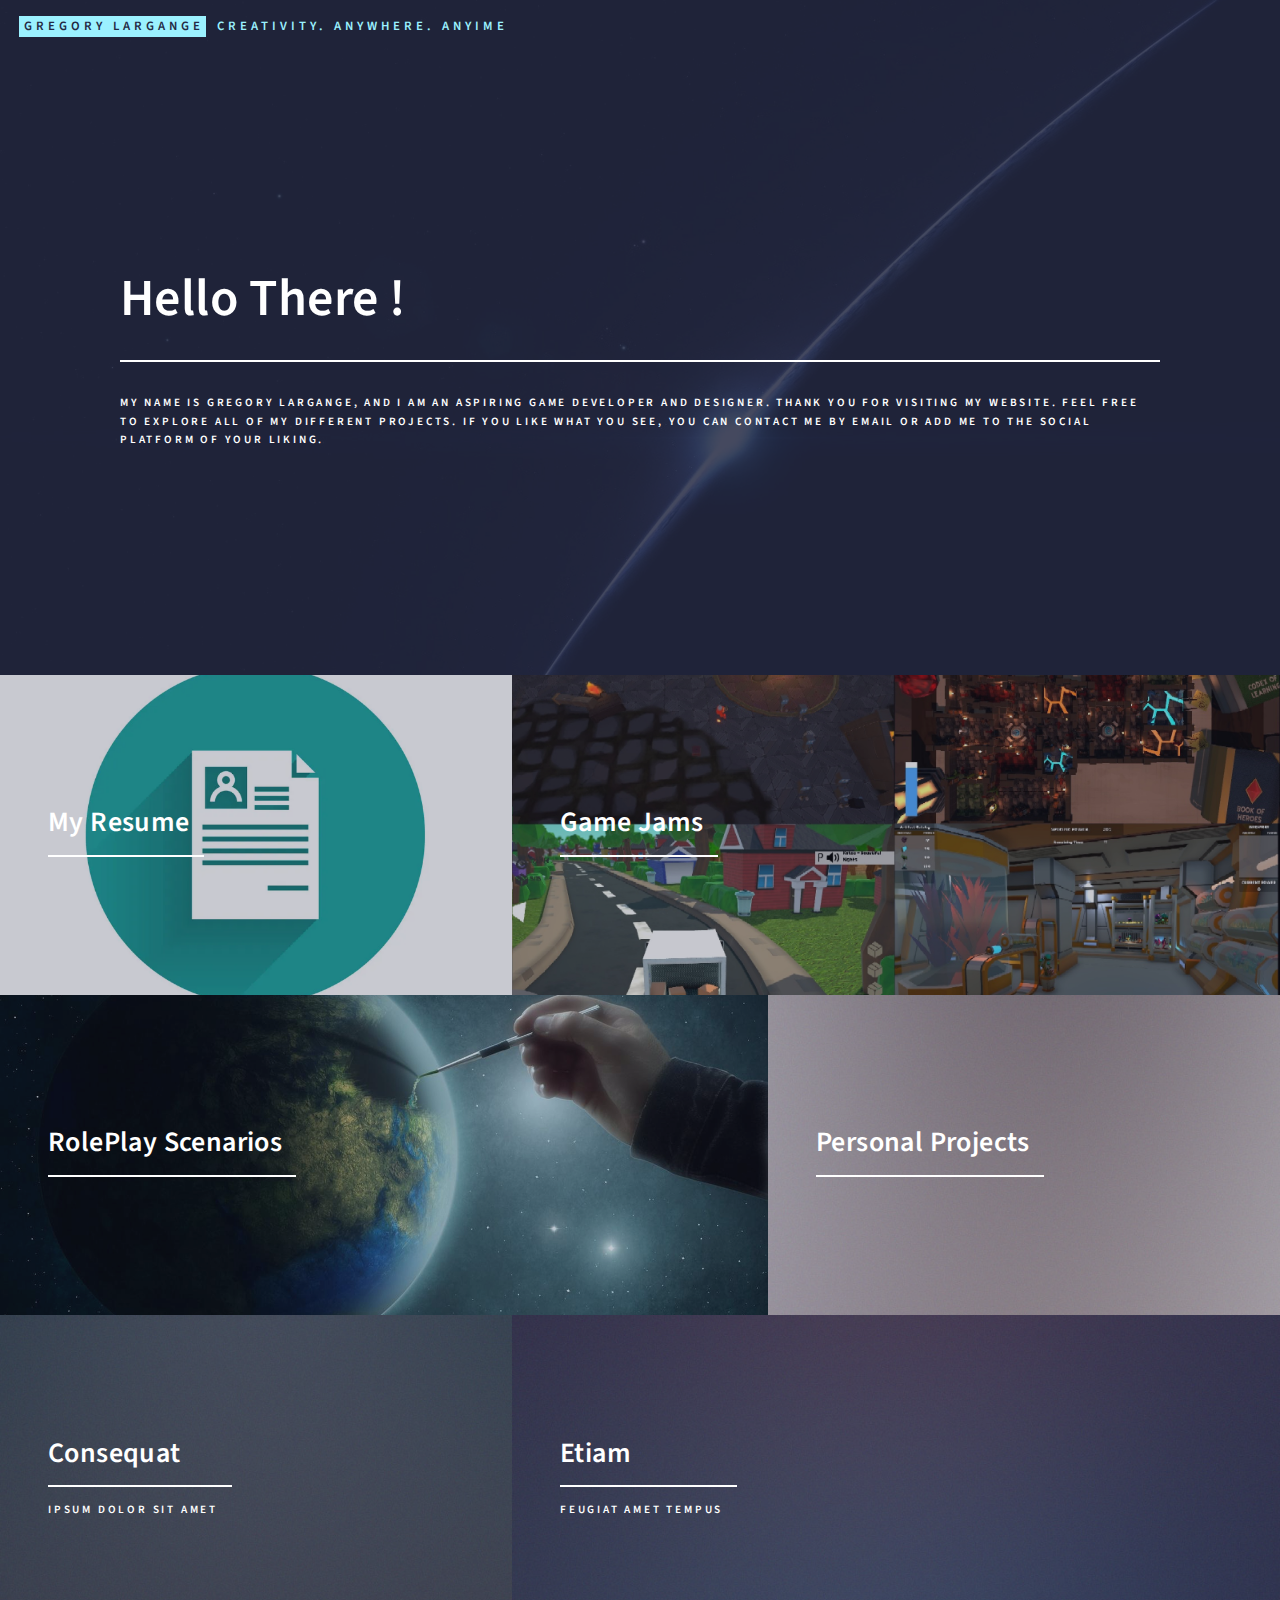
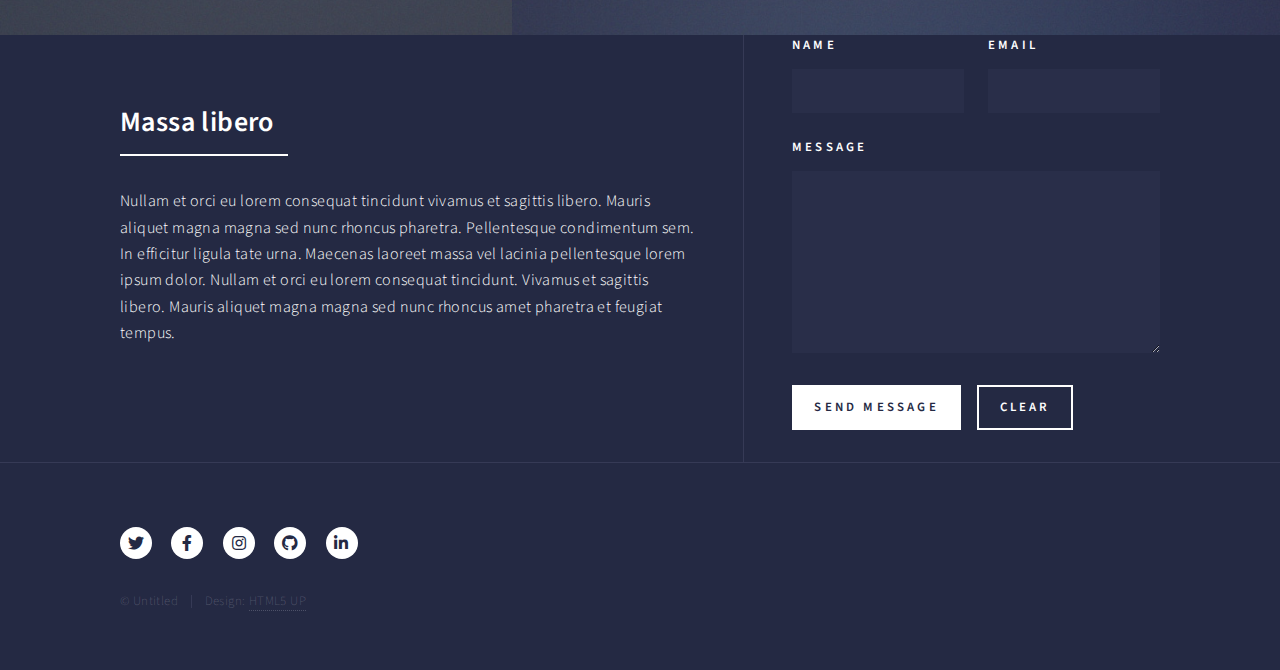
<file: index.html>
<!DOCTYPE HTML>
<!--
	Forty by HTML5 UP
	html5up.net | @ajlkn
	Free for personal and commercial use under the CCA 3.0 license (html5up.net/license)
-->
<html>
	<head>
		<title>GREGORY LARGANGE</title>
		<meta charset="utf-8" />
		<meta name="viewport" content="width=device-width, initial-scale=1, user-scalable=no" />
		<link rel="stylesheet" href="assets/css/main.css" />
		<noscript><link rel="stylesheet" href="assets/css/noscript.css" /></noscript>
	</head>
	<body class="is-preload">

		<!-- Wrapper -->
			<div id="wrapper">

				<!-- Header -->
					<header id="header" class="alt">
						<a href="index.html" class="logo"><strong>GREGORY LARGANGE</strong> <span>CREATIVITY. ANYWHERE. ANYIME</span></a>
					</header>

				<!-- Banner -->
					<section id="banner" class="major">
						<div class="inner">
							<span class="image">
								<img src="images/Eclipse.jpg" alt="" />
							</span>
							<header class="major">
								<h1>Hello There !</h1>
							</header>
							<div class="content">
								<p>My name is Gregory Largange, and I am an aspiring Game Developer and Designer. Thank you for visiting my website. Feel free to explore all of my different projects. If you like what you see, you can contact me by email or add me to the social platform of your liking.</p>
							</div>
						</div>
					</section>

				<!-- Main -->
					<div id="main">

						<!-- One -->
							<section id="one" class="tiles">
								<article>
									<span class="image">
										<img src="images/resume_icon.png" alt="" />
									</span>
									<header class="major">
										<h3><a href="landing.html" class="link">My Resume</a></h3>
									</header>
								</article>
								<article>
									<span class="image">
										<img src="images/Splash_jams.jpg" alt="" />
									</span>
									<header class="major">
										<h3><a href="landing.html" class="link">Game Jams</a></h3>
									</header>
								</article>
								<article>
									<span class="image">
										<img src="images/World_Builder_Art.png" alt="" />
									</span>
									<header class="major">
										<h3><a href="landing.html" class="link">RolePlay Scenarios</a></h3>
									</header>
								</article>
								<article>
									<span class="image">
										<img src="images/pic04.jpg" alt="" />
									</span>
									<header class="major">
										<h3><a href="landing.html" class="link">Personal Projects</a></h3>
									</header>
								</article>
								<article>
									<span class="image">
										<img src="images/pic05.jpg" alt="" />
									</span>
									<header class="major">
										<h3><a href="landing.html" class="link">Consequat</a></h3>
										<p>Ipsum dolor sit amet</p>
									</header>
								</article>
								<article>
									<span class="image">
										<img src="images/pic06.jpg" alt="" />
									</span>
									<header class="major">
										<h3><a href="landing.html" class="link">Etiam</a></h3>
										<p>Feugiat amet tempus</p>
									</header>
								</article>
							</section>

						
						<!-- Two -->
						<!--
							<section id="two">
								<div class="inner">
									<header class="major">
										<h2>Massa libero</h2>
									</header>
									<p>Nullam et orci eu lorem consequat tincidunt vivamus et sagittis libero. Mauris aliquet magna magna sed nunc rhoncus pharetra. Pellentesque condimentum sem. In efficitur ligula tate urna. Maecenas laoreet massa vel lacinia pellentesque lorem ipsum dolor. Nullam et orci eu lorem consequat tincidunt. Vivamus et sagittis libero. Mauris aliquet magna magna sed nunc rhoncus amet pharetra et feugiat tempus.</p>
									<ul class="actions">
										<li><a href="landing.html" class="button next">Get Started</a></li>
									</ul>
								</div>
							</section>
						-->

					</div>

				<!-- Contact -->
					<section id="contact">
						<div class="inner">
							<section>
								<header class="major">
									<h2>Massa libero</h2>
								</header>
								<p>Nullam et orci eu lorem consequat tincidunt vivamus et sagittis libero. Mauris aliquet magna magna sed nunc rhoncus pharetra. Pellentesque condimentum sem. In efficitur ligula tate urna. Maecenas laoreet massa vel lacinia pellentesque lorem ipsum dolor. Nullam et orci eu lorem consequat tincidunt. Vivamus et sagittis libero. Mauris aliquet magna magna sed nunc rhoncus amet pharetra et feugiat tempus.</p>
							</section>
							<section>
								<form method="post" action="#">
									<div class="fields">
										<div class="field half">
											<label for="name">Name</label>
											<input type="text" name="name" id="name" />
										</div>
										<div class="field half">
											<label for="email">Email</label>
											<input type="text" name="email" id="email" />
										</div>
										<div class="field">
											<label for="message">Message</label>
											<textarea name="message" id="message" rows="6"></textarea>
										</div>
									</div>
									<ul class="actions">
										<li><input type="submit" value="Send Message" class="primary" /></li>
										<li><input type="reset" value="Clear" /></li>
									</ul>
								</form>
							</section>
						</div>
					</section>

				<!-- Footer -->
					<footer id="footer">
						<div class="inner">
							<ul class="icons">
								<li><a href="#" class="icon brands alt fa-twitter"><span class="label">Twitter</span></a></li>
								<li><a href="#" class="icon brands alt fa-facebook-f"><span class="label">Facebook</span></a></li>
								<li><a href="#" class="icon brands alt fa-instagram"><span class="label">Instagram</span></a></li>
								<li><a href="#" class="icon brands alt fa-github"><span class="label">GitHub</span></a></li>
								<li><a href="#" class="icon brands alt fa-linkedin-in"><span class="label">LinkedIn</span></a></li>
							</ul>
							<ul class="copyright">
								<li>&copy; Untitled</li><li>Design: <a href="https://html5up.net">HTML5 UP</a></li>
							</ul>
						</div>
					</footer>

			</div>

		<!-- Scripts -->
			<script src="assets/js/jquery.min.js"></script>
			<script src="assets/js/jquery.scrolly.min.js"></script>
			<script src="assets/js/jquery.scrollex.min.js"></script>
			<script src="assets/js/browser.min.js"></script>
			<script src="assets/js/breakpoints.min.js"></script>
			<script src="assets/js/util.js"></script>
			<script src="assets/js/main.js"></script>

	</body>
</html>
</file>
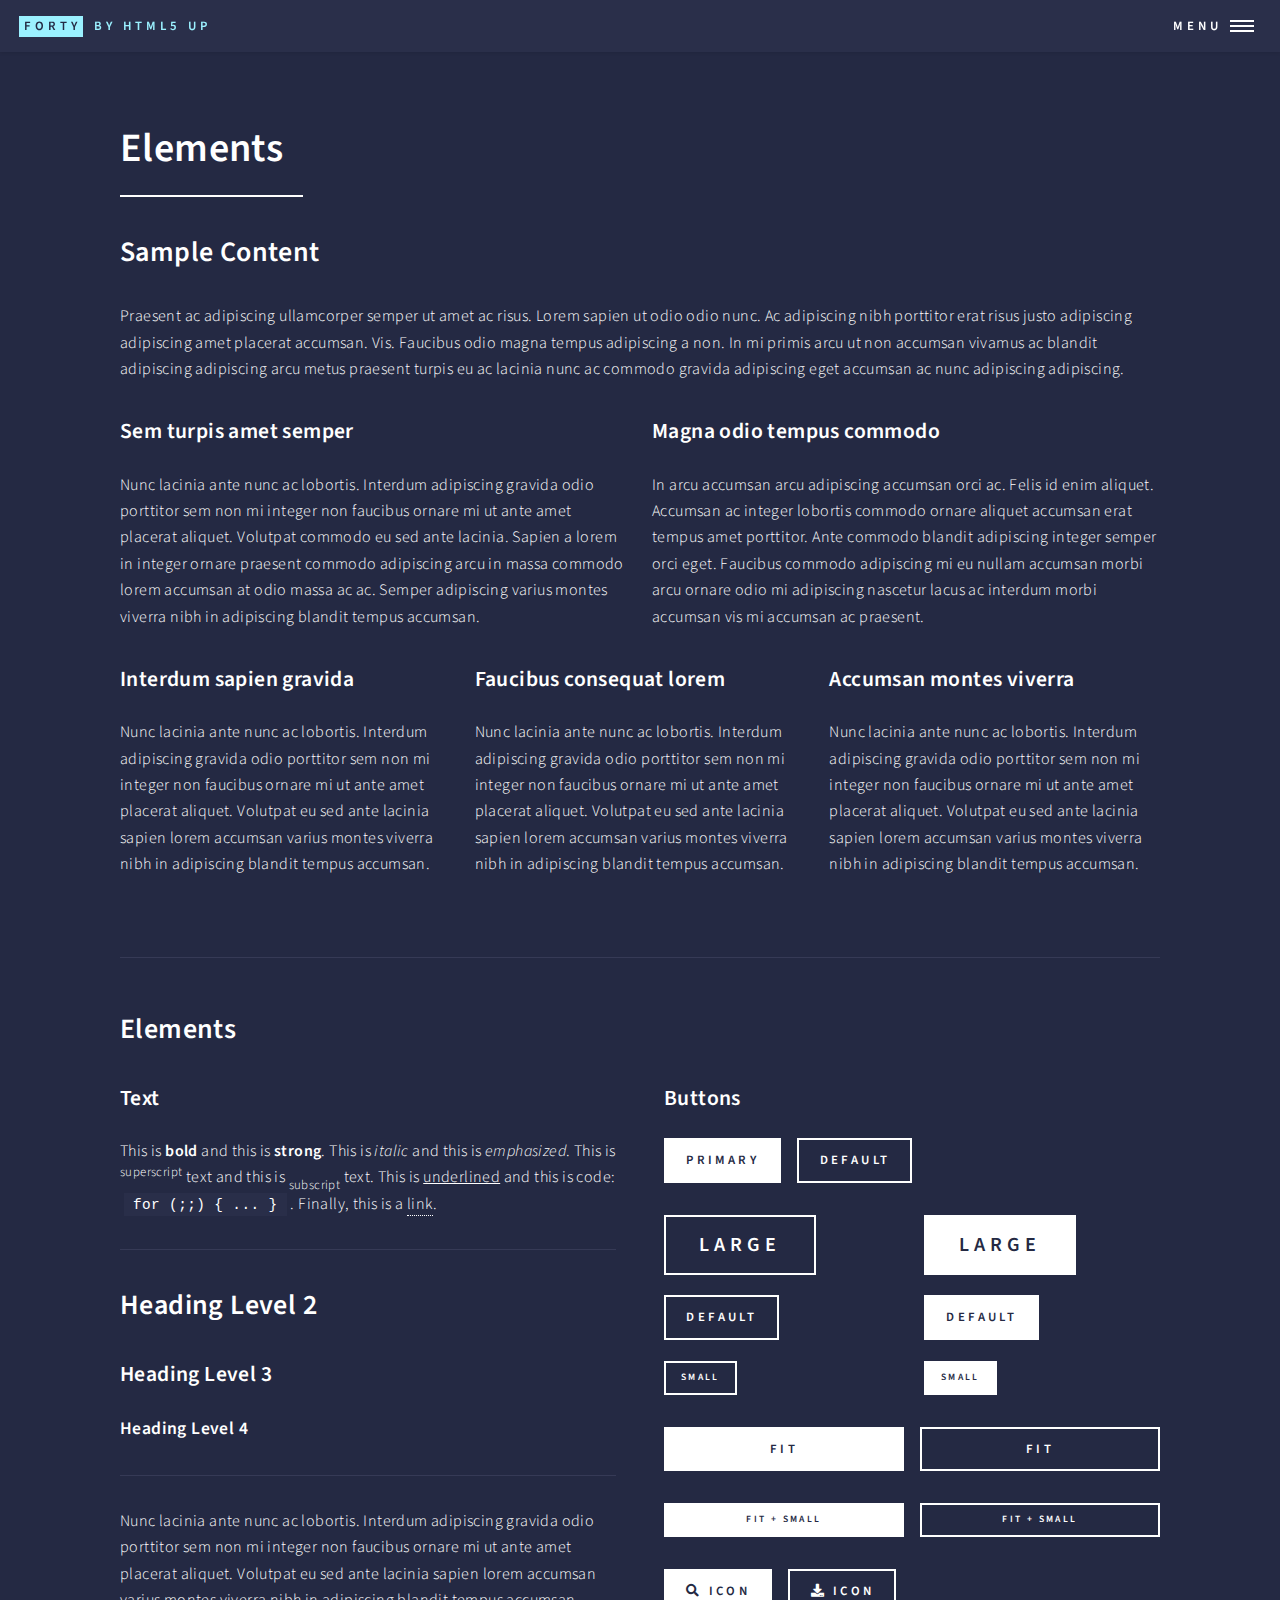
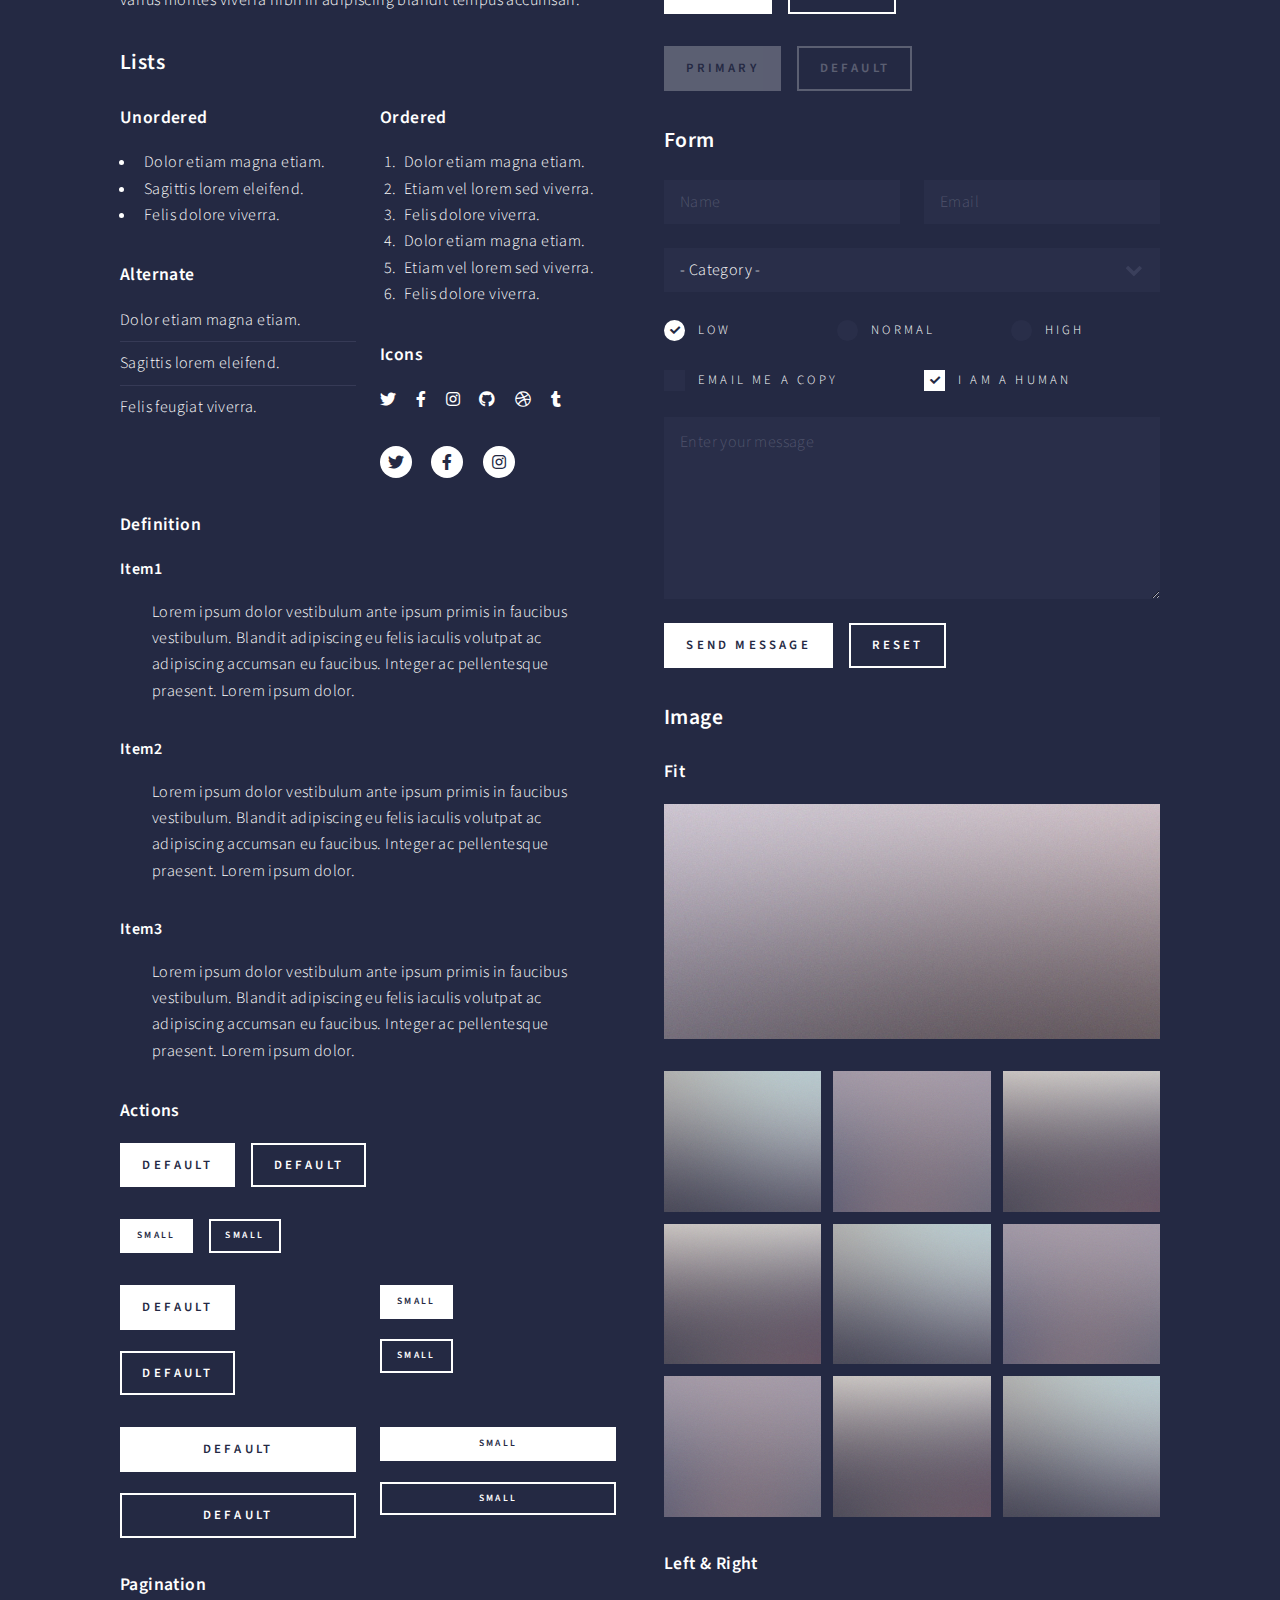
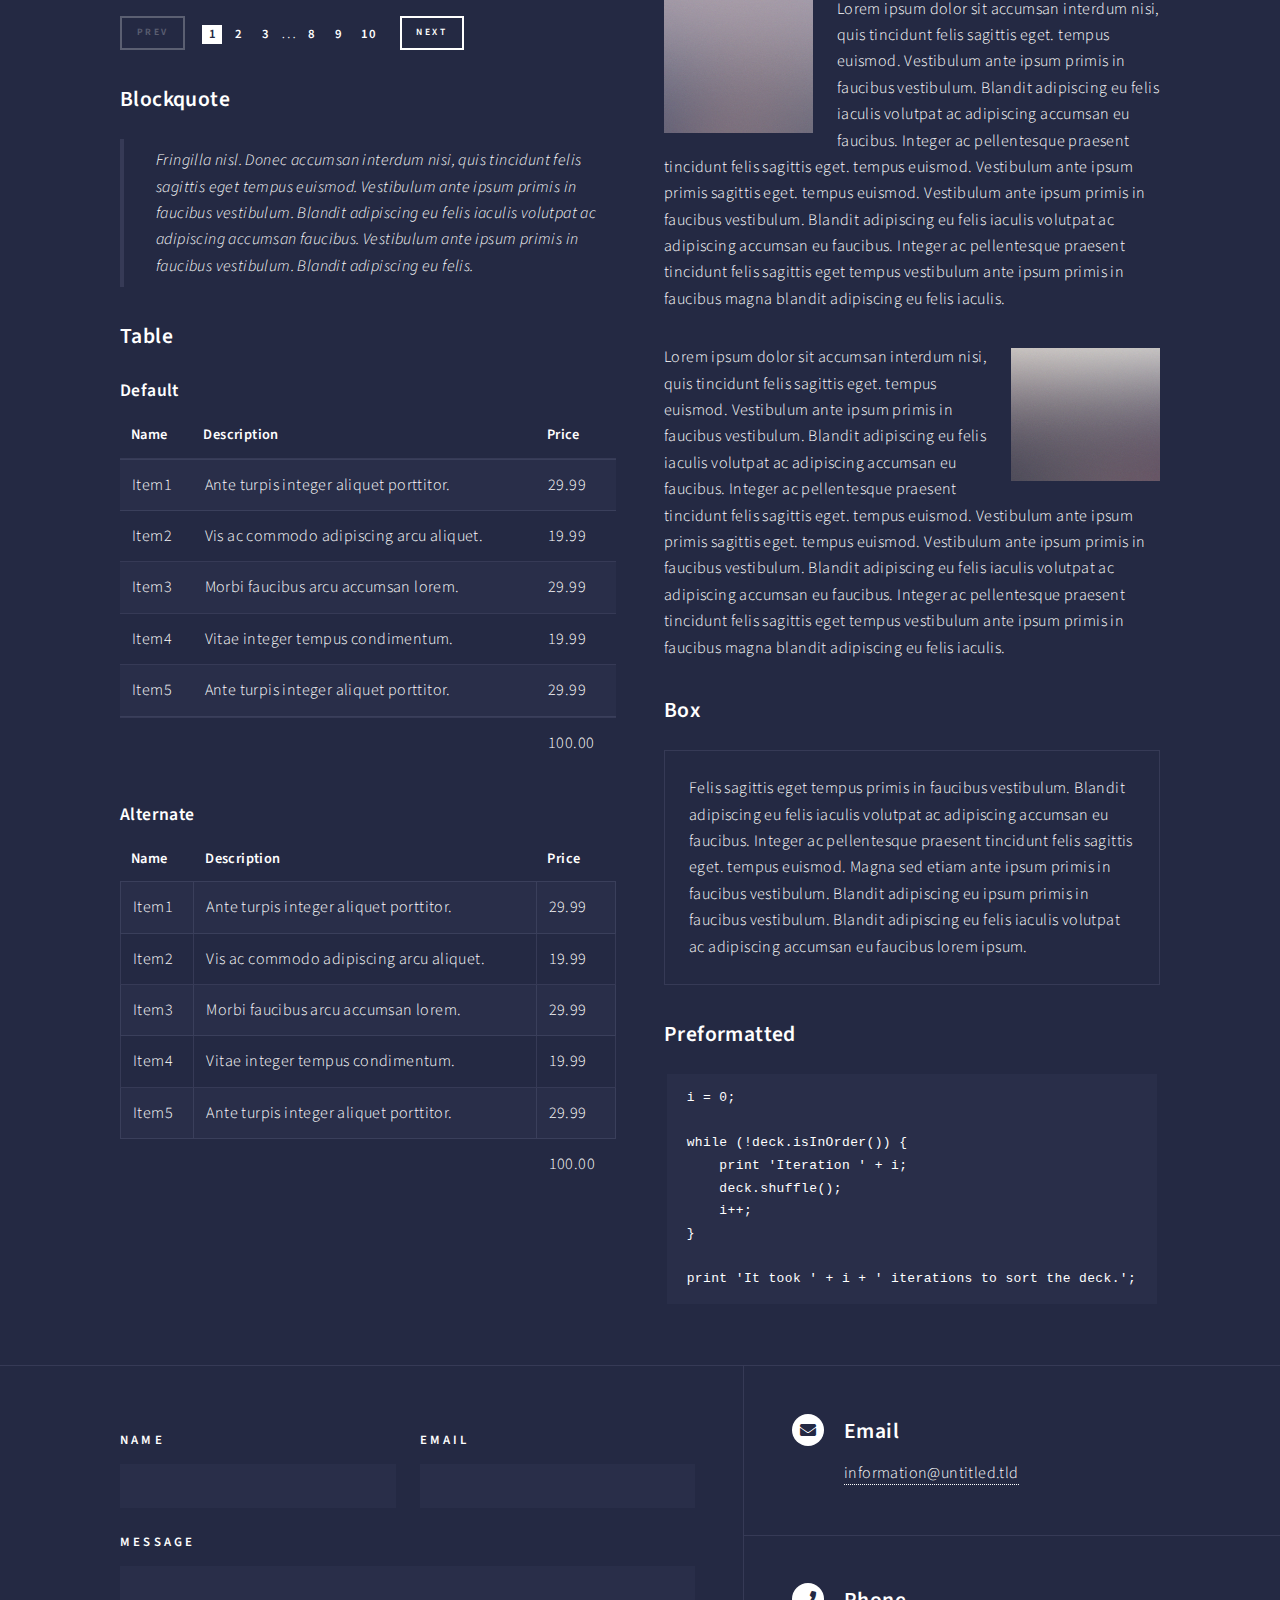
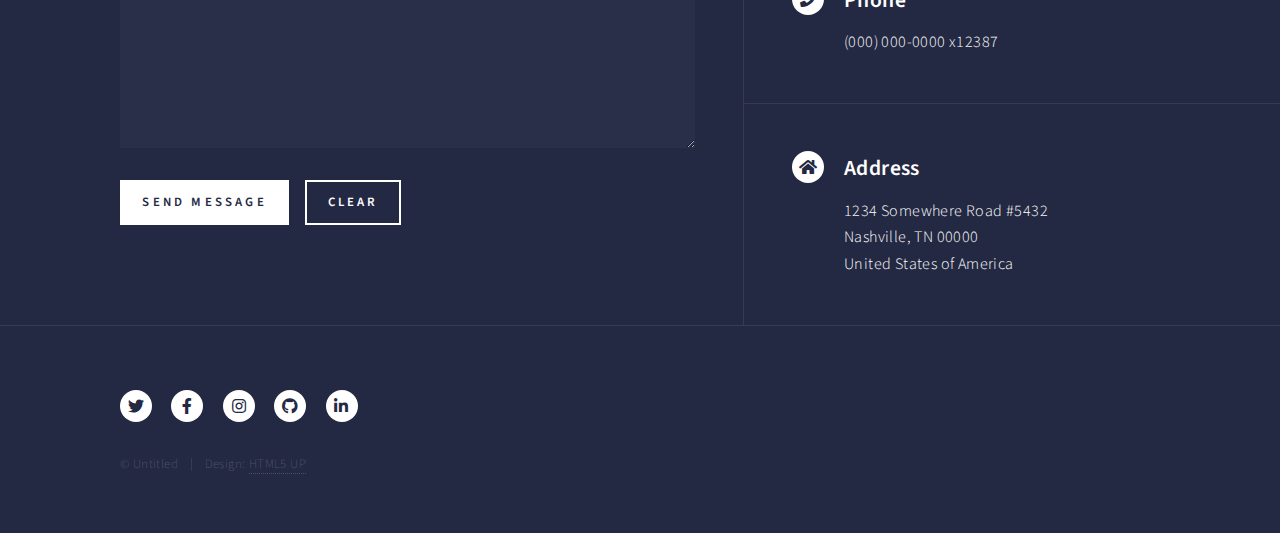
<file: elements.html>
<!DOCTYPE HTML>
<!--
	Forty by HTML5 UP
	html5up.net | @ajlkn
	Free for personal and commercial use under the CCA 3.0 license (html5up.net/license)
-->
<html>
	<head>
		<title>Elements - Forty by HTML5 UP</title>
		<meta charset="utf-8" />
		<meta name="viewport" content="width=device-width, initial-scale=1, user-scalable=no" />
		<link rel="stylesheet" href="assets/css/main.css" />
		<noscript><link rel="stylesheet" href="assets/css/noscript.css" /></noscript>
	</head>
	<body class="is-preload">

		<!-- Wrapper -->
			<div id="wrapper">

				<!-- Header -->
					<header id="header">
						<a href="index.html" class="logo"><strong>Forty</strong> <span>by HTML5 UP</span></a>
						<nav>
							<a href="#menu">Menu</a>
						</nav>
					</header>

				<!-- Menu -->
					<nav id="menu">
						<ul class="links">
							<li><a href="index.html">Home</a></li>
							<li><a href="landing.html">Landing</a></li>
							<li><a href="generic.html">Generic</a></li>
							<li><a href="elements.html">Elements</a></li>
						</ul>
						<ul class="actions stacked">
							<li><a href="#" class="button primary fit">Get Started</a></li>
							<li><a href="#" class="button fit">Log In</a></li>
						</ul>
					</nav>

				<!-- Main -->
					<div id="main" class="alt">

						<!-- One -->
							<section id="one">
								<div class="inner">
									<header class="major">
										<h1>Elements</h1>
									</header>

									<!-- Content -->
										<h2 id="content">Sample Content</h2>
										<p>Praesent ac adipiscing ullamcorper semper ut amet ac risus. Lorem sapien ut odio odio nunc. Ac adipiscing nibh porttitor erat risus justo adipiscing adipiscing amet placerat accumsan. Vis. Faucibus odio magna tempus adipiscing a non. In mi primis arcu ut non accumsan vivamus ac blandit adipiscing adipiscing arcu metus praesent turpis eu ac lacinia nunc ac commodo gravida adipiscing eget accumsan ac nunc adipiscing adipiscing.</p>
										<div class="row">
											<div class="col-6 col-12-small">
												<h3>Sem turpis amet semper</h3>
												<p>Nunc lacinia ante nunc ac lobortis. Interdum adipiscing gravida odio porttitor sem non mi integer non faucibus ornare mi ut ante amet placerat aliquet. Volutpat commodo eu sed ante lacinia. Sapien a lorem in integer ornare praesent commodo adipiscing arcu in massa commodo lorem accumsan at odio massa ac ac. Semper adipiscing varius montes viverra nibh in adipiscing blandit tempus accumsan.</p>
											</div>
											<div class="col-6 col-12-small">
												<h3>Magna odio tempus commodo</h3>
												<p>In arcu accumsan arcu adipiscing accumsan orci ac. Felis id enim aliquet. Accumsan ac integer lobortis commodo ornare aliquet accumsan erat tempus amet porttitor. Ante commodo blandit adipiscing integer semper orci eget. Faucibus commodo adipiscing mi eu nullam accumsan morbi arcu ornare odio mi adipiscing nascetur lacus ac interdum morbi accumsan vis mi accumsan ac praesent.</p>
											</div>
											<!-- Break -->
											<div class="col-4 col-12-medium">
												<h3>Interdum sapien gravida</h3>
												<p>Nunc lacinia ante nunc ac lobortis. Interdum adipiscing gravida odio porttitor sem non mi integer non faucibus ornare mi ut ante amet placerat aliquet. Volutpat eu sed ante lacinia sapien lorem accumsan varius montes viverra nibh in adipiscing blandit tempus accumsan.</p>
											</div>
											<div class="col-4 col-12-medium">
												<h3>Faucibus consequat lorem</h3>
												<p>Nunc lacinia ante nunc ac lobortis. Interdum adipiscing gravida odio porttitor sem non mi integer non faucibus ornare mi ut ante amet placerat aliquet. Volutpat eu sed ante lacinia sapien lorem accumsan varius montes viverra nibh in adipiscing blandit tempus accumsan.</p>
											</div>
											<div class="col-4 col-12-medium">
												<h3>Accumsan montes viverra</h3>
												<p>Nunc lacinia ante nunc ac lobortis. Interdum adipiscing gravida odio porttitor sem non mi integer non faucibus ornare mi ut ante amet placerat aliquet. Volutpat eu sed ante lacinia sapien lorem accumsan varius montes viverra nibh in adipiscing blandit tempus accumsan.</p>
											</div>
										</div>

									<hr class="major" />

									<!-- Elements -->
										<h2 id="elements">Elements</h2>
										<div class="row gtr-200">
											<div class="col-6 col-12-medium">

												<!-- Text stuff -->
													<h3>Text</h3>
													<p>This is <b>bold</b> and this is <strong>strong</strong>. This is <i>italic</i> and this is <em>emphasized</em>.
													This is <sup>superscript</sup> text and this is <sub>subscript</sub> text.
													This is <u>underlined</u> and this is code: <code>for (;;) { ... }</code>.
													Finally, this is a <a href="#">link</a>.</p>
													<hr />
													<h2>Heading Level 2</h2>
													<h3>Heading Level 3</h3>
													<h4>Heading Level 4</h4>
													<hr />
													<p>Nunc lacinia ante nunc ac lobortis. Interdum adipiscing gravida odio porttitor sem non mi integer non faucibus ornare mi ut ante amet placerat aliquet. Volutpat eu sed ante lacinia sapien lorem accumsan varius montes viverra nibh in adipiscing blandit tempus accumsan.</p>

												<!-- Lists -->
													<h3>Lists</h3>
													<div class="row">
														<div class="col-6 col-12-small">

															<h4>Unordered</h4>
															<ul>
																<li>Dolor etiam magna etiam.</li>
																<li>Sagittis lorem eleifend.</li>
																<li>Felis dolore viverra.</li>
															</ul>

															<h4>Alternate</h4>
															<ul class="alt">
																<li>Dolor etiam magna etiam.</li>
																<li>Sagittis lorem eleifend.</li>
																<li>Felis feugiat viverra.</li>
															</ul>

														</div>
														<div class="col-6 col-12-small">

															<h4>Ordered</h4>
															<ol>
																<li>Dolor etiam magna etiam.</li>
																<li>Etiam vel lorem sed viverra.</li>
																<li>Felis dolore viverra.</li>
																<li>Dolor etiam magna etiam.</li>
																<li>Etiam vel lorem sed viverra.</li>
																<li>Felis dolore viverra.</li>
															</ol>

															<h4>Icons</h4>
															<ul class="icons">
																<li><a href="#" class="icon brands fa-twitter"><span class="label">Twitter</span></a></li>
																<li><a href="#" class="icon brands fa-facebook-f"><span class="label">Facebook</span></a></li>
																<li><a href="#" class="icon brands fa-instagram"><span class="label">Instagram</span></a></li>
																<li><a href="#" class="icon brands fa-github"><span class="label">Github</span></a></li>
																<li><a href="#" class="icon brands fa-dribbble"><span class="label">Dribbble</span></a></li>
																<li><a href="#" class="icon brands fa-tumblr"><span class="label">Tumblr</span></a></li>
															</ul>
															<ul class="icons">
																<li><a href="#" class="icon brands alt fa-twitter"><span class="label">Twitter</span></a></li>
																<li><a href="#" class="icon brands alt fa-facebook-f"><span class="label">Facebook</span></a></li>
																<li><a href="#" class="icon brands alt fa-instagram"><span class="label">Instagram</span></a></li>
															</ul>

														</div>
													</div>
													<h4>Definition</h4>
													<dl>
														<dt>Item1</dt>
														<dd>
															<p>Lorem ipsum dolor vestibulum ante ipsum primis in faucibus vestibulum. Blandit adipiscing eu felis iaculis volutpat ac adipiscing accumsan eu faucibus. Integer ac pellentesque praesent. Lorem ipsum dolor.</p>
														</dd>
														<dt>Item2</dt>
														<dd>
															<p>Lorem ipsum dolor vestibulum ante ipsum primis in faucibus vestibulum. Blandit adipiscing eu felis iaculis volutpat ac adipiscing accumsan eu faucibus. Integer ac pellentesque praesent. Lorem ipsum dolor.</p>
														</dd>
														<dt>Item3</dt>
														<dd>
															<p>Lorem ipsum dolor vestibulum ante ipsum primis in faucibus vestibulum. Blandit adipiscing eu felis iaculis volutpat ac adipiscing accumsan eu faucibus. Integer ac pellentesque praesent. Lorem ipsum dolor.</p>
														</dd>
													</dl>

													<h4>Actions</h4>
													<ul class="actions">
														<li><a href="#" class="button primary">Default</a></li>
														<li><a href="#" class="button">Default</a></li>
													</ul>
													<ul class="actions small">
														<li><a href="#" class="button primary small">Small</a></li>
														<li><a href="#" class="button small">Small</a></li>
													</ul>
													<div class="row">
														<div class="col-6 col-12-small">
															<ul class="actions stacked">
																<li><a href="#" class="button primary">Default</a></li>
																<li><a href="#" class="button">Default</a></li>
															</ul>
														</div>
														<div class="col-6 col-12-small">
															<ul class="actions stacked">
																<li><a href="#" class="button primary small">Small</a></li>
																<li><a href="#" class="button small">Small</a></li>
															</ul>
														</div>
														<div class="col-6 col-12-small">
															<ul class="actions stacked">
																<li><a href="#" class="button primary fit">Default</a></li>
																<li><a href="#" class="button fit">Default</a></li>
															</ul>
														</div>
														<div class="col-6 col-12-small">
															<ul class="actions stacked">
																<li><a href="#" class="button primary small fit">Small</a></li>
																<li><a href="#" class="button small fit">Small</a></li>
															</ul>
														</div>
													</div>

													<h4>Pagination</h4>
													<ul class="pagination">
														<li><span class="button small disabled">Prev</span></li>
														<li><a href="#" class="page active">1</a></li>
														<li><a href="#" class="page">2</a></li>
														<li><a href="#" class="page">3</a></li>
														<li><span>&hellip;</span></li>
														<li><a href="#" class="page">8</a></li>
														<li><a href="#" class="page">9</a></li>
														<li><a href="#" class="page">10</a></li>
														<li><a href="#" class="button small">Next</a></li>
													</ul>

												<!-- Blockquote -->
													<h3>Blockquote</h3>
													<blockquote>Fringilla nisl. Donec accumsan interdum nisi, quis tincidunt felis sagittis eget tempus euismod. Vestibulum ante ipsum primis in faucibus vestibulum. Blandit adipiscing eu felis iaculis volutpat ac adipiscing accumsan faucibus. Vestibulum ante ipsum primis in faucibus vestibulum. Blandit adipiscing eu felis.</blockquote>

												<!-- Table -->
													<h3>Table</h3>

													<h4>Default</h4>
													<div class="table-wrapper">
														<table>
															<thead>
																<tr>
																	<th>Name</th>
																	<th>Description</th>
																	<th>Price</th>
																</tr>
															</thead>
															<tbody>
																<tr>
																	<td>Item1</td>
																	<td>Ante turpis integer aliquet porttitor.</td>
																	<td>29.99</td>
																</tr>
																<tr>
																	<td>Item2</td>
																	<td>Vis ac commodo adipiscing arcu aliquet.</td>
																	<td>19.99</td>
																</tr>
																<tr>
																	<td>Item3</td>
																	<td> Morbi faucibus arcu accumsan lorem.</td>
																	<td>29.99</td>
																</tr>
																<tr>
																	<td>Item4</td>
																	<td>Vitae integer tempus condimentum.</td>
																	<td>19.99</td>
																</tr>
																<tr>
																	<td>Item5</td>
																	<td>Ante turpis integer aliquet porttitor.</td>
																	<td>29.99</td>
																</tr>
															</tbody>
															<tfoot>
																<tr>
																	<td colspan="2"></td>
																	<td>100.00</td>
																</tr>
															</tfoot>
														</table>
													</div>

													<h4>Alternate</h4>
													<div class="table-wrapper">
														<table class="alt">
															<thead>
																<tr>
																	<th>Name</th>
																	<th>Description</th>
																	<th>Price</th>
																</tr>
															</thead>
															<tbody>
																<tr>
																	<td>Item1</td>
																	<td>Ante turpis integer aliquet porttitor.</td>
																	<td>29.99</td>
																</tr>
																<tr>
																	<td>Item2</td>
																	<td>Vis ac commodo adipiscing arcu aliquet.</td>
																	<td>19.99</td>
																</tr>
																<tr>
																	<td>Item3</td>
																	<td> Morbi faucibus arcu accumsan lorem.</td>
																	<td>29.99</td>
																</tr>
																<tr>
																	<td>Item4</td>
																	<td>Vitae integer tempus condimentum.</td>
																	<td>19.99</td>
																</tr>
																<tr>
																	<td>Item5</td>
																	<td>Ante turpis integer aliquet porttitor.</td>
																	<td>29.99</td>
																</tr>
															</tbody>
															<tfoot>
																<tr>
																	<td colspan="2"></td>
																	<td>100.00</td>
																</tr>
															</tfoot>
														</table>
													</div>

											</div>
											<div class="col-6 col-12-medium">

												<!-- Buttons -->
													<h3>Buttons</h3>
													<ul class="actions">
														<li><a href="#" class="button primary">Primary</a></li>
														<li><a href="#" class="button">Default</a></li>
													</ul>
													<div class="row">
														<div class="col-6 col-12-xsmall">
															<ul class="actions stacked">
																<li><a href="#" class="button large">Large</a></li>
																<li><a href="#" class="button">Default</a></li>
																<li><a href="#" class="button small">Small</a></li>
															</ul>
														</div>
														<div class="col-6 col-12-xsmall">
															<ul class="actions stacked">
																<li><a href="#" class="button primary large">Large</a></li>
																<li><a href="#" class="button primary">Default</a></li>
																<li><a href="#" class="button primary small">Small</a></li>
															</ul>
														</div>
													</div>
													<ul class="actions fit">
														<li><a href="#" class="button primary fit">Fit</a></li>
														<li><a href="#" class="button fit">Fit</a></li>
													</ul>
													<ul class="actions fit small">
														<li><a href="#" class="button primary fit small">Fit + Small</a></li>
														<li><a href="#" class="button fit small">Fit + Small</a></li>
													</ul>
													<ul class="actions">
														<li><a href="#" class="button primary icon solid fa-search">Icon</a></li>
														<li><a href="#" class="button icon solid fa-download">Icon</a></li>
													</ul>
													<ul class="actions">
														<li><span class="button primary disabled">Primary</span></li>
														<li><span class="button disabled">Default</span></li>
													</ul>

												<!-- Form -->
													<h3>Form</h3>

													<form method="post" action="#">
														<div class="row gtr-uniform">
															<div class="col-6 col-12-xsmall">
																<input type="text" name="demo-name" id="demo-name" value="" placeholder="Name" />
															</div>
															<div class="col-6 col-12-xsmall">
																<input type="email" name="demo-email" id="demo-email" value="" placeholder="Email" />
															</div>
															<!-- Break -->
															<div class="col-12">
																<select name="demo-category" id="demo-category">
																	<option value="">- Category -</option>
																	<option value="1">Manufacturing</option>
																	<option value="1">Shipping</option>
																	<option value="1">Administration</option>
																	<option value="1">Human Resources</option>
																</select>
															</div>
															<!-- Break -->
															<div class="col-4 col-12-small">
																<input type="radio" id="demo-priority-low" name="demo-priority" checked>
																<label for="demo-priority-low">Low</label>
															</div>
															<div class="col-4 col-12-small">
																<input type="radio" id="demo-priority-normal" name="demo-priority">
																<label for="demo-priority-normal">Normal</label>
															</div>
															<div class="col-4 col-12-small">
																<input type="radio" id="demo-priority-high" name="demo-priority">
																<label for="demo-priority-high">High</label>
															</div>
															<!-- Break -->
															<div class="col-6 col-12-small">
																<input type="checkbox" id="demo-copy" name="demo-copy">
																<label for="demo-copy">Email me a copy</label>
															</div>
															<div class="col-6 col-12-small">
																<input type="checkbox" id="demo-human" name="demo-human" checked>
																<label for="demo-human">I am a human</label>
															</div>
															<!-- Break -->
															<div class="col-12">
																<textarea name="demo-message" id="demo-message" placeholder="Enter your message" rows="6"></textarea>
															</div>
															<!-- Break -->
															<div class="col-12">
																<ul class="actions">
																	<li><input type="submit" value="Send Message" class="primary" /></li>
																	<li><input type="reset" value="Reset" /></li>
																</ul>
															</div>
														</div>
													</form>

												<!-- Image -->
													<h3>Image</h3>

													<h4>Fit</h4>
													<span class="image fit"><img src="images/pic03.jpg" alt="" /></span>
													<div class="box alt">
														<div class="row gtr-50 gtr-uniform">
															<div class="col-4"><span class="image fit"><img src="images/pic08.jpg" alt="" /></span></div>
															<div class="col-4"><span class="image fit"><img src="images/pic09.jpg" alt="" /></span></div>
															<div class="col-4"><span class="image fit"><img src="images/pic10.jpg" alt="" /></span></div>
															<!-- Break -->
															<div class="col-4"><span class="image fit"><img src="images/pic10.jpg" alt="" /></span></div>
															<div class="col-4"><span class="image fit"><img src="images/pic08.jpg" alt="" /></span></div>
															<div class="col-4"><span class="image fit"><img src="images/pic09.jpg" alt="" /></span></div>
															<!-- Break -->
															<div class="col-4"><span class="image fit"><img src="images/pic09.jpg" alt="" /></span></div>
															<div class="col-4"><span class="image fit"><img src="images/pic10.jpg" alt="" /></span></div>
															<div class="col-4"><span class="image fit"><img src="images/pic08.jpg" alt="" /></span></div>
														</div>
													</div>

													<h4>Left &amp; Right</h4>
													<p><span class="image left"><img src="images/pic09.jpg" alt="" /></span>Lorem ipsum dolor sit accumsan interdum nisi, quis tincidunt felis sagittis eget. tempus euismod. Vestibulum ante ipsum primis in faucibus vestibulum. Blandit adipiscing eu felis iaculis volutpat ac adipiscing accumsan eu faucibus. Integer ac pellentesque praesent tincidunt felis sagittis eget. tempus euismod. Vestibulum ante ipsum primis sagittis eget. tempus euismod. Vestibulum ante ipsum primis in faucibus vestibulum. Blandit adipiscing eu felis iaculis volutpat ac adipiscing accumsan eu faucibus. Integer ac pellentesque praesent tincidunt felis sagittis eget tempus vestibulum ante ipsum primis in faucibus magna blandit adipiscing eu felis iaculis.</p>
													<p><span class="image right"><img src="images/pic10.jpg" alt="" /></span>Lorem ipsum dolor sit accumsan interdum nisi, quis tincidunt felis sagittis eget. tempus euismod. Vestibulum ante ipsum primis in faucibus vestibulum. Blandit adipiscing eu felis iaculis volutpat ac adipiscing accumsan eu faucibus. Integer ac pellentesque praesent tincidunt felis sagittis eget. tempus euismod. Vestibulum ante ipsum primis sagittis eget. tempus euismod. Vestibulum ante ipsum primis in faucibus vestibulum. Blandit adipiscing eu felis iaculis volutpat ac adipiscing accumsan eu faucibus. Integer ac pellentesque praesent tincidunt felis sagittis eget tempus vestibulum ante ipsum primis in faucibus magna blandit adipiscing eu felis iaculis.</p>

												<!-- Box -->
													<h3>Box</h3>
													<div class="box">
														<p>Felis sagittis eget tempus primis in faucibus vestibulum. Blandit adipiscing eu felis iaculis volutpat ac adipiscing accumsan eu faucibus. Integer ac pellentesque praesent tincidunt felis sagittis eget. tempus euismod. Magna sed etiam ante ipsum primis in faucibus vestibulum. Blandit adipiscing eu ipsum primis in faucibus vestibulum. Blandit adipiscing eu felis iaculis volutpat ac adipiscing accumsan eu faucibus lorem ipsum.</p>
													</div>

												<!-- Preformatted Code -->
													<h3>Preformatted</h3>
													<pre><code>i = 0;

while (!deck.isInOrder()) {
    print 'Iteration ' + i;
    deck.shuffle();
    i++;
}

print 'It took ' + i + ' iterations to sort the deck.';
</code></pre>

											</div>
										</div>

								</div>
							</section>

					</div>

				<!-- Contact -->
					<section id="contact">
						<div class="inner">
							<section>
								<form method="post" action="#">
									<div class="fields">
										<div class="field half">
											<label for="name">Name</label>
											<input type="text" name="name" id="name" />
										</div>
										<div class="field half">
											<label for="email">Email</label>
											<input type="text" name="email" id="email" />
										</div>
										<div class="field">
											<label for="message">Message</label>
											<textarea name="message" id="message" rows="6"></textarea>
										</div>
									</div>
									<ul class="actions">
										<li><input type="submit" value="Send Message" class="primary" /></li>
										<li><input type="reset" value="Clear" /></li>
									</ul>
								</form>
							</section>
							<section class="split">
								<section>
									<div class="contact-method">
										<span class="icon solid alt fa-envelope"></span>
										<h3>Email</h3>
										<a href="#">information@untitled.tld</a>
									</div>
								</section>
								<section>
									<div class="contact-method">
										<span class="icon solid alt fa-phone"></span>
										<h3>Phone</h3>
										<span>(000) 000-0000 x12387</span>
									</div>
								</section>
								<section>
									<div class="contact-method">
										<span class="icon solid alt fa-home"></span>
										<h3>Address</h3>
										<span>1234 Somewhere Road #5432<br />
										Nashville, TN 00000<br />
										United States of America</span>
									</div>
								</section>
							</section>
						</div>
					</section>

				<!-- Footer -->
					<footer id="footer">
						<div class="inner">
							<ul class="icons">
								<li><a href="#" class="icon brands alt fa-twitter"><span class="label">Twitter</span></a></li>
								<li><a href="#" class="icon brands alt fa-facebook-f"><span class="label">Facebook</span></a></li>
								<li><a href="#" class="icon brands alt fa-instagram"><span class="label">Instagram</span></a></li>
								<li><a href="#" class="icon brands alt fa-github"><span class="label">GitHub</span></a></li>
								<li><a href="#" class="icon brands alt fa-linkedin-in"><span class="label">LinkedIn</span></a></li>
							</ul>
							<ul class="copyright">
								<li>&copy; Untitled</li><li>Design: <a href="https://html5up.net">HTML5 UP</a></li>
							</ul>
						</div>
					</footer>

			</div>

		<!-- Scripts -->
			<script src="assets/js/jquery.min.js"></script>
			<script src="assets/js/jquery.scrolly.min.js"></script>
			<script src="assets/js/jquery.scrollex.min.js"></script>
			<script src="assets/js/browser.min.js"></script>
			<script src="assets/js/breakpoints.min.js"></script>
			<script src="assets/js/util.js"></script>
			<script src="assets/js/main.js"></script>

	</body>
</html>
</file>
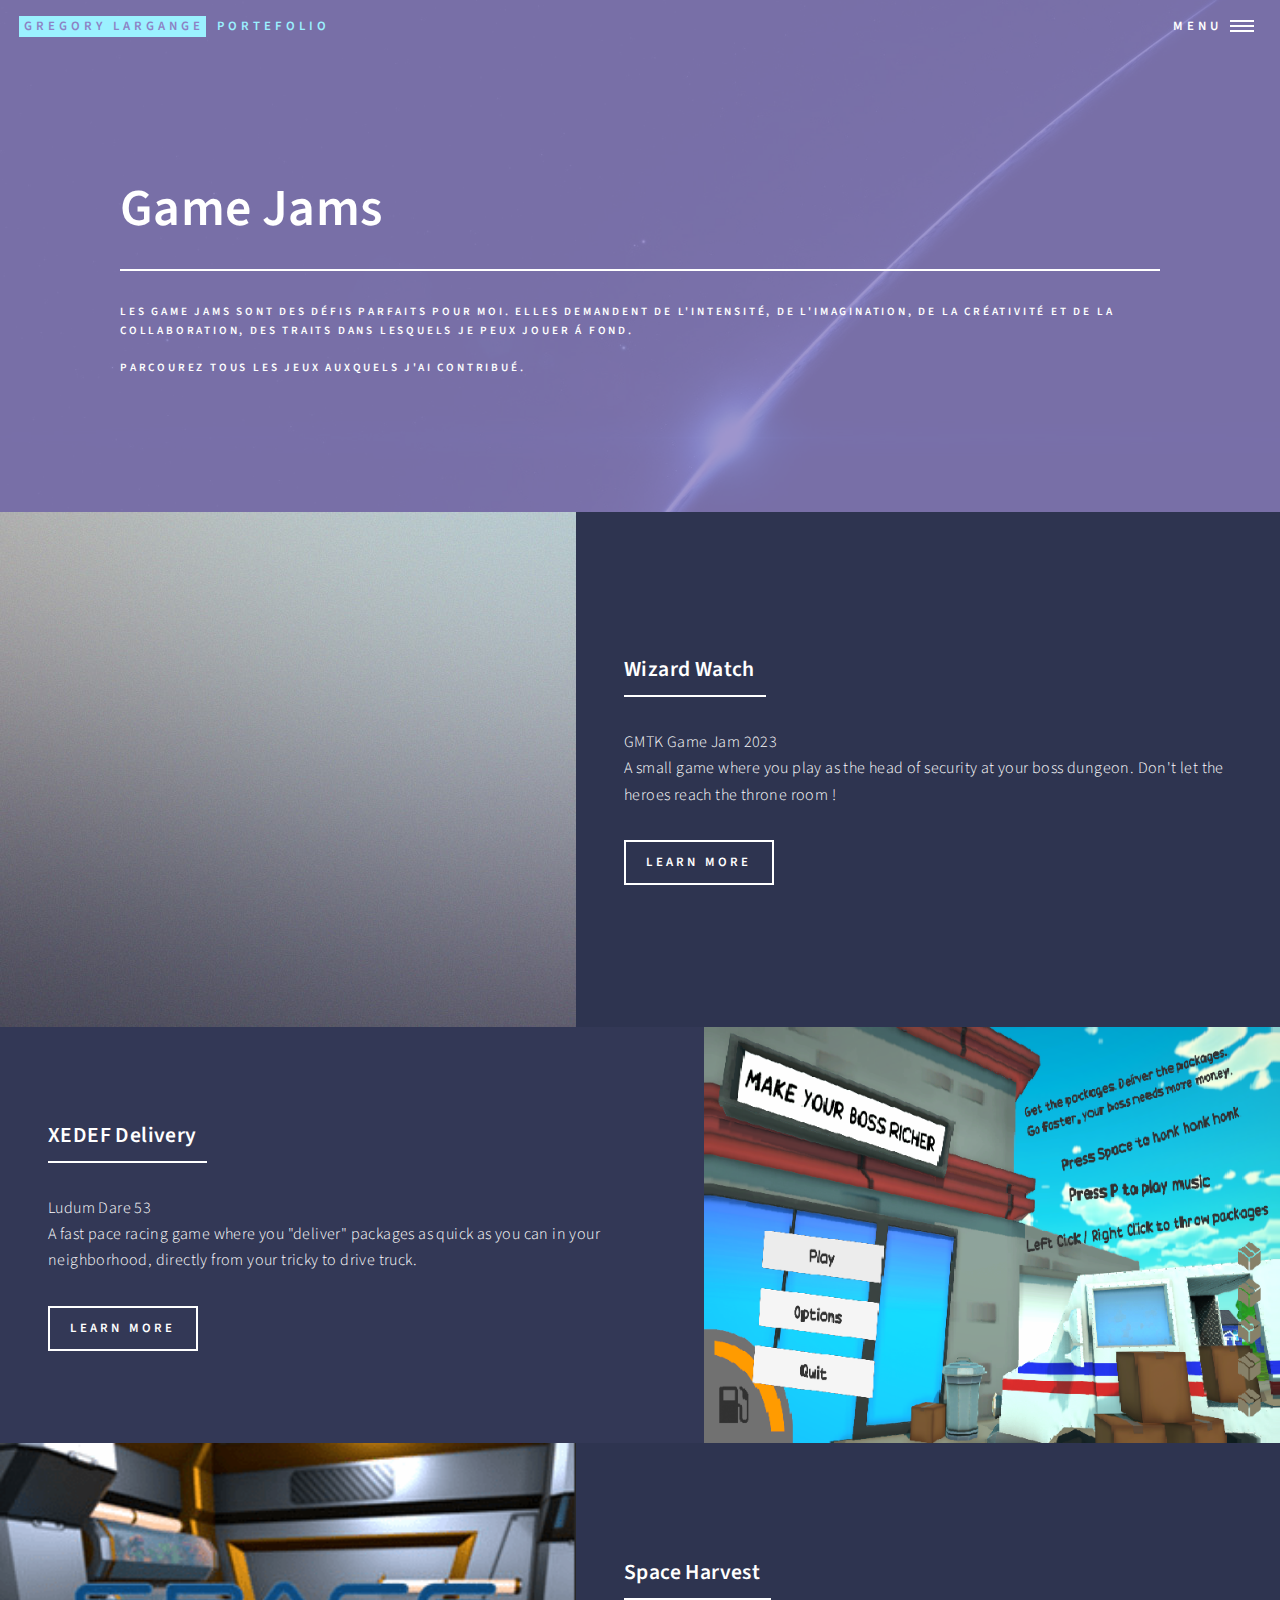
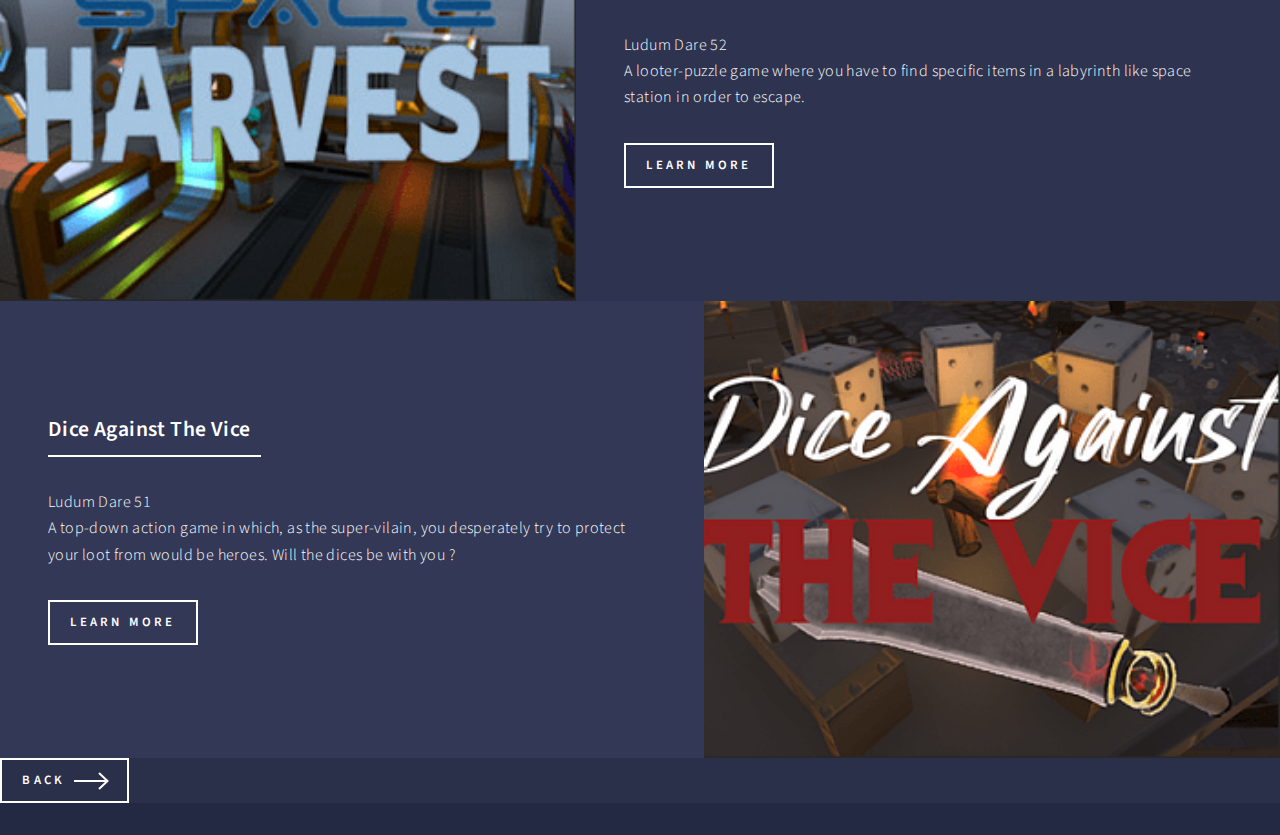
<file: game_jams.html>
<!DOCTYPE HTML>
<!--
	Forty by HTML5 UP
	html5up.net | @ajlkn
	Free for personal and commercial use under the CCA 3.0 license (html5up.net/license)
-->
<html>
	<head>
		<title>GAME JAMS</title>
		<meta charset="utf-8" />
		<meta name="viewport" content="width=device-width, initial-scale=1, user-scalable=no" />
		<link rel="stylesheet" href="assets/css/main.css" />
		<noscript><link rel="stylesheet" href="assets/css/noscript.css" /></noscript>
	</head>
	<body class="is-preload">

		<!-- Wrapper -->
			<div id="wrapper">

				<!-- Header -->
				<!-- Note: The "styleN" class below should match that of the banner element. -->
					<header id="header" class="alt style2">
						<a href="home.html" class="logo"><strong>GREGORY LARGANGE</strong> <span>PORTEFOLIO</span></a>
						<nav>
							<a href="#menu">Menu</a>
						</nav>
					</header>

				<!-- Menu -->
					<nav id="menu">
						<ul class="links">
							<li><a href="home.html">Home</a></li>
						</ul>
					</nav>

				<!-- Banner -->
				<!-- Note: The "styleN" class below should match that of the header element. -->
					<section id="banner" class="style2">
						<div class="inner">
							<span class="image">
								<img src="images/Eclipse.jpg" alt="" />
							</span>
							<header class="major">
								<h1>Game Jams</h1>
							</header>
							<div class="content">
								<p> les Game Jams sont des défis parfaits pour moi. Elles demandent de l'intensité, de l'imagination, de la créativité et de la collaboration, des traits dans lesquels je peux jouer á fond.<br />
									<br />
								Parcourez tous les jeux auxquels j'ai contribué.</p>
							</div>
						</div>
					</section>

				<!-- Main -->
					<div id="main">

						<!-- Two -->
							<section id="two" class="spotlights">
								<section>
									<a href="generic.html" class="image">
										<img src="images/pic08.jpg" alt="" data-position="center center" />
									</a>
									<div class="content">
										<div class="inner">
											<header class="major">
												<h3>Wizard Watch</h3>
											</header>
											<p>GMTK Game Jam 2023<br />
											A small game where you play as the head of security at your boss dungeon. Don't let the heroes reach the throne room !</p>
											<ul class="actions">
												<li><a href="generic.html" class="button">Learn More </a></li>
											</ul>
										</div>
									</div>
								</section>
								<section>
									<a href="generic.html" class="image">
										<img src="images/XEDEF_icon.png" alt="" data-position="top center" />
									</a>
									<div class="content">
										<div class="inner">
											<header class="major">
												<h3>XEDEF Delivery</h3>
											</header>
											<p>Ludum Dare 53<br />
											A fast pace racing game where you "deliver" packages as quick as you can in your neighborhood, directly from your tricky to drive truck. </p>
											<ul class="actions">
												<li><a href="generic.html" class="button">Learn more</a></li>
											</ul>
										</div>
									</div>
								</section>
								<section>
									<a href="generic.html" class="image">
										<img src="images/space_harvest_icon.png" alt="" data-position="25% 25%" />
									</a>
									<div class="content">
										<div class="inner">
											<header class="major">
												<h3>Space Harvest</h3>
											</header>
											<p>Ludum Dare 52<br />
											A looter-puzzle game where you have to find specific items in a labyrinth like space station in order to escape.</p>
											<ul class="actions">
												<li><a href="generic.html" class="button">Learn more</a></li>
											</ul>
										</div>
									</div>
								</section>
								<section>
									<a href="generic.html" class="image">
										<img src="images/dice_agaisnt_the_vice_icon.png" alt="" data-position="top center" />
									</a>
									<div class="content">
										<div class="inner">
											<header class="major">
												<h3>Dice Against The Vice</h3>
											</header>
											<p>Ludum Dare 51<br />
											A top-down action game in which, as the super-vilain, you desperately try to protect your loot from would be heroes. Will the dices be with you ?</p>
											<ul class="actions">
												<li><a href="generic.html" class="button">Learn more</a></li>
											</ul>
										</div>
									</div>
								</section>
							</section>

						<!-- Three -->
							<section id="three">
								<ul class="actions">
									<li><a href="home.html" class="button next">Back</a></li>
								</ul>
							</section>

					</div>

			</div>

		<!-- Scripts -->
			<script src="assets/js/jquery.min.js"></script>
			<script src="assets/js/jquery.scrolly.min.js"></script>
			<script src="assets/js/jquery.scrollex.min.js"></script>
			<script src="assets/js/browser.min.js"></script>
			<script src="assets/js/breakpoints.min.js"></script>
			<script src="assets/js/util.js"></script>
			<script src="assets/js/main.js"></script>

	</body>
</html>
</file>
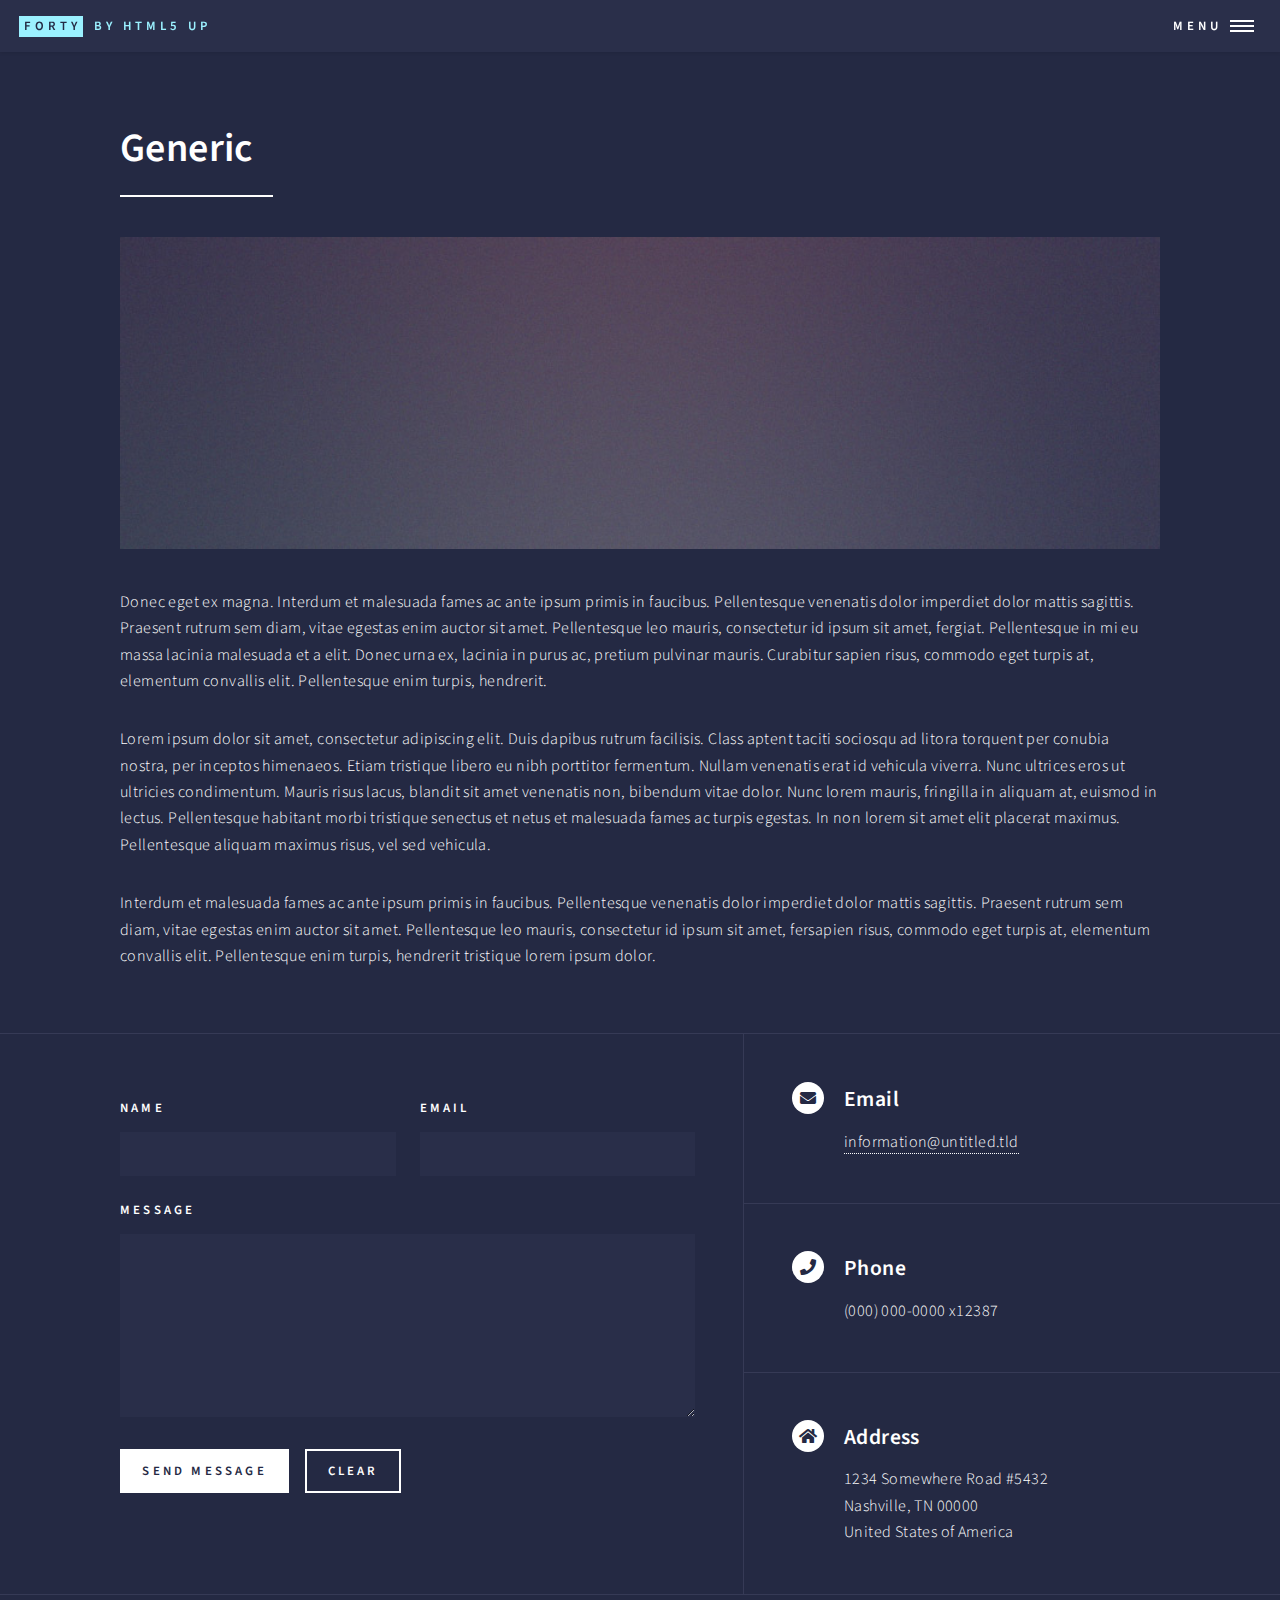
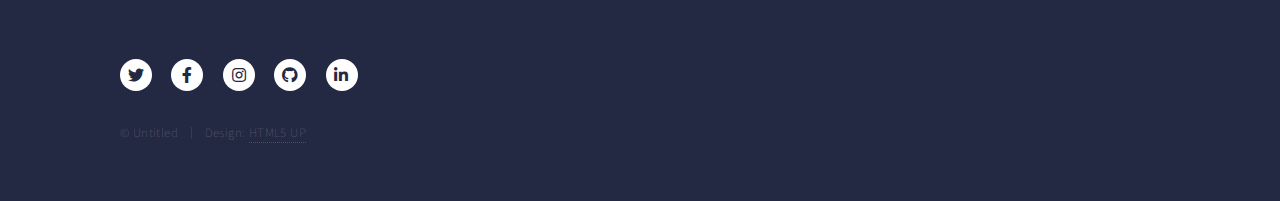
<file: generic.html>
<!DOCTYPE HTML>
<!--
	Forty by HTML5 UP
	html5up.net | @ajlkn
	Free for personal and commercial use under the CCA 3.0 license (html5up.net/license)
-->
<html>
	<head>
		<title>Generic - Forty by HTML5 UP</title>
		<meta charset="utf-8" />
		<meta name="viewport" content="width=device-width, initial-scale=1, user-scalable=no" />
		<link rel="stylesheet" href="assets/css/main.css" />
		<noscript><link rel="stylesheet" href="assets/css/noscript.css" /></noscript>
	</head>
	<body class="is-preload">

		<!-- Wrapper -->
			<div id="wrapper">

				<!-- Header -->
					<header id="header">
						<a href="index.html" class="logo"><strong>Forty</strong> <span>by HTML5 UP</span></a>
						<nav>
							<a href="#menu">Menu</a>
						</nav>
					</header>

				<!-- Menu -->
					<nav id="menu">
						<ul class="links">
							<li><a href="index.html">Home</a></li>
							<li><a href="landing.html">Landing</a></li>
							<li><a href="generic.html">Generic</a></li>
							<li><a href="elements.html">Elements</a></li>
						</ul>
						<ul class="actions stacked">
							<li><a href="#" class="button primary fit">Get Started</a></li>
							<li><a href="#" class="button fit">Log In</a></li>
						</ul>
					</nav>

				<!-- Main -->
					<div id="main" class="alt">

						<!-- One -->
							<section id="one">
								<div class="inner">
									<header class="major">
										<h1>Generic</h1>
									</header>
									<span class="image main"><img src="images/pic11.jpg" alt="" /></span>
									<p>Donec eget ex magna. Interdum et malesuada fames ac ante ipsum primis in faucibus. Pellentesque venenatis dolor imperdiet dolor mattis sagittis. Praesent rutrum sem diam, vitae egestas enim auctor sit amet. Pellentesque leo mauris, consectetur id ipsum sit amet, fergiat. Pellentesque in mi eu massa lacinia malesuada et a elit. Donec urna ex, lacinia in purus ac, pretium pulvinar mauris. Curabitur sapien risus, commodo eget turpis at, elementum convallis elit. Pellentesque enim turpis, hendrerit.</p>
									<p>Lorem ipsum dolor sit amet, consectetur adipiscing elit. Duis dapibus rutrum facilisis. Class aptent taciti sociosqu ad litora torquent per conubia nostra, per inceptos himenaeos. Etiam tristique libero eu nibh porttitor fermentum. Nullam venenatis erat id vehicula viverra. Nunc ultrices eros ut ultricies condimentum. Mauris risus lacus, blandit sit amet venenatis non, bibendum vitae dolor. Nunc lorem mauris, fringilla in aliquam at, euismod in lectus. Pellentesque habitant morbi tristique senectus et netus et malesuada fames ac turpis egestas. In non lorem sit amet elit placerat maximus. Pellentesque aliquam maximus risus, vel sed vehicula.</p>
									<p>Interdum et malesuada fames ac ante ipsum primis in faucibus. Pellentesque venenatis dolor imperdiet dolor mattis sagittis. Praesent rutrum sem diam, vitae egestas enim auctor sit amet. Pellentesque leo mauris, consectetur id ipsum sit amet, fersapien risus, commodo eget turpis at, elementum convallis elit. Pellentesque enim turpis, hendrerit tristique lorem ipsum dolor.</p>
								</div>
							</section>

					</div>

				<!-- Contact -->
					<section id="contact">
						<div class="inner">
							<section>
								<form method="post" action="#">
									<div class="fields">
										<div class="field half">
											<label for="name">Name</label>
											<input type="text" name="name" id="name" />
										</div>
										<div class="field half">
											<label for="email">Email</label>
											<input type="text" name="email" id="email" />
										</div>
										<div class="field">
											<label for="message">Message</label>
											<textarea name="message" id="message" rows="6"></textarea>
										</div>
									</div>
									<ul class="actions">
										<li><input type="submit" value="Send Message" class="primary" /></li>
										<li><input type="reset" value="Clear" /></li>
									</ul>
								</form>
							</section>
							<section class="split">
								<section>
									<div class="contact-method">
										<span class="icon solid alt fa-envelope"></span>
										<h3>Email</h3>
										<a href="#">information@untitled.tld</a>
									</div>
								</section>
								<section>
									<div class="contact-method">
										<span class="icon solid alt fa-phone"></span>
										<h3>Phone</h3>
										<span>(000) 000-0000 x12387</span>
									</div>
								</section>
								<section>
									<div class="contact-method">
										<span class="icon solid alt fa-home"></span>
										<h3>Address</h3>
										<span>1234 Somewhere Road #5432<br />
										Nashville, TN 00000<br />
										United States of America</span>
									</div>
								</section>
							</section>
						</div>
					</section>

				<!-- Footer -->
					<footer id="footer">
						<div class="inner">
							<ul class="icons">
								<li><a href="#" class="icon brands alt fa-twitter"><span class="label">Twitter</span></a></li>
								<li><a href="#" class="icon brands alt fa-facebook-f"><span class="label">Facebook</span></a></li>
								<li><a href="#" class="icon brands alt fa-instagram"><span class="label">Instagram</span></a></li>
								<li><a href="#" class="icon brands alt fa-github"><span class="label">GitHub</span></a></li>
								<li><a href="#" class="icon brands alt fa-linkedin-in"><span class="label">LinkedIn</span></a></li>
							</ul>
							<ul class="copyright">
								<li>&copy; Untitled</li><li>Design: <a href="https://html5up.net">HTML5 UP</a></li>
							</ul>
						</div>
					</footer>

			</div>

		<!-- Scripts -->
			<script src="assets/js/jquery.min.js"></script>
			<script src="assets/js/jquery.scrolly.min.js"></script>
			<script src="assets/js/jquery.scrollex.min.js"></script>
			<script src="assets/js/browser.min.js"></script>
			<script src="assets/js/breakpoints.min.js"></script>
			<script src="assets/js/util.js"></script>
			<script src="assets/js/main.js"></script>

	</body>
</html>
</file>
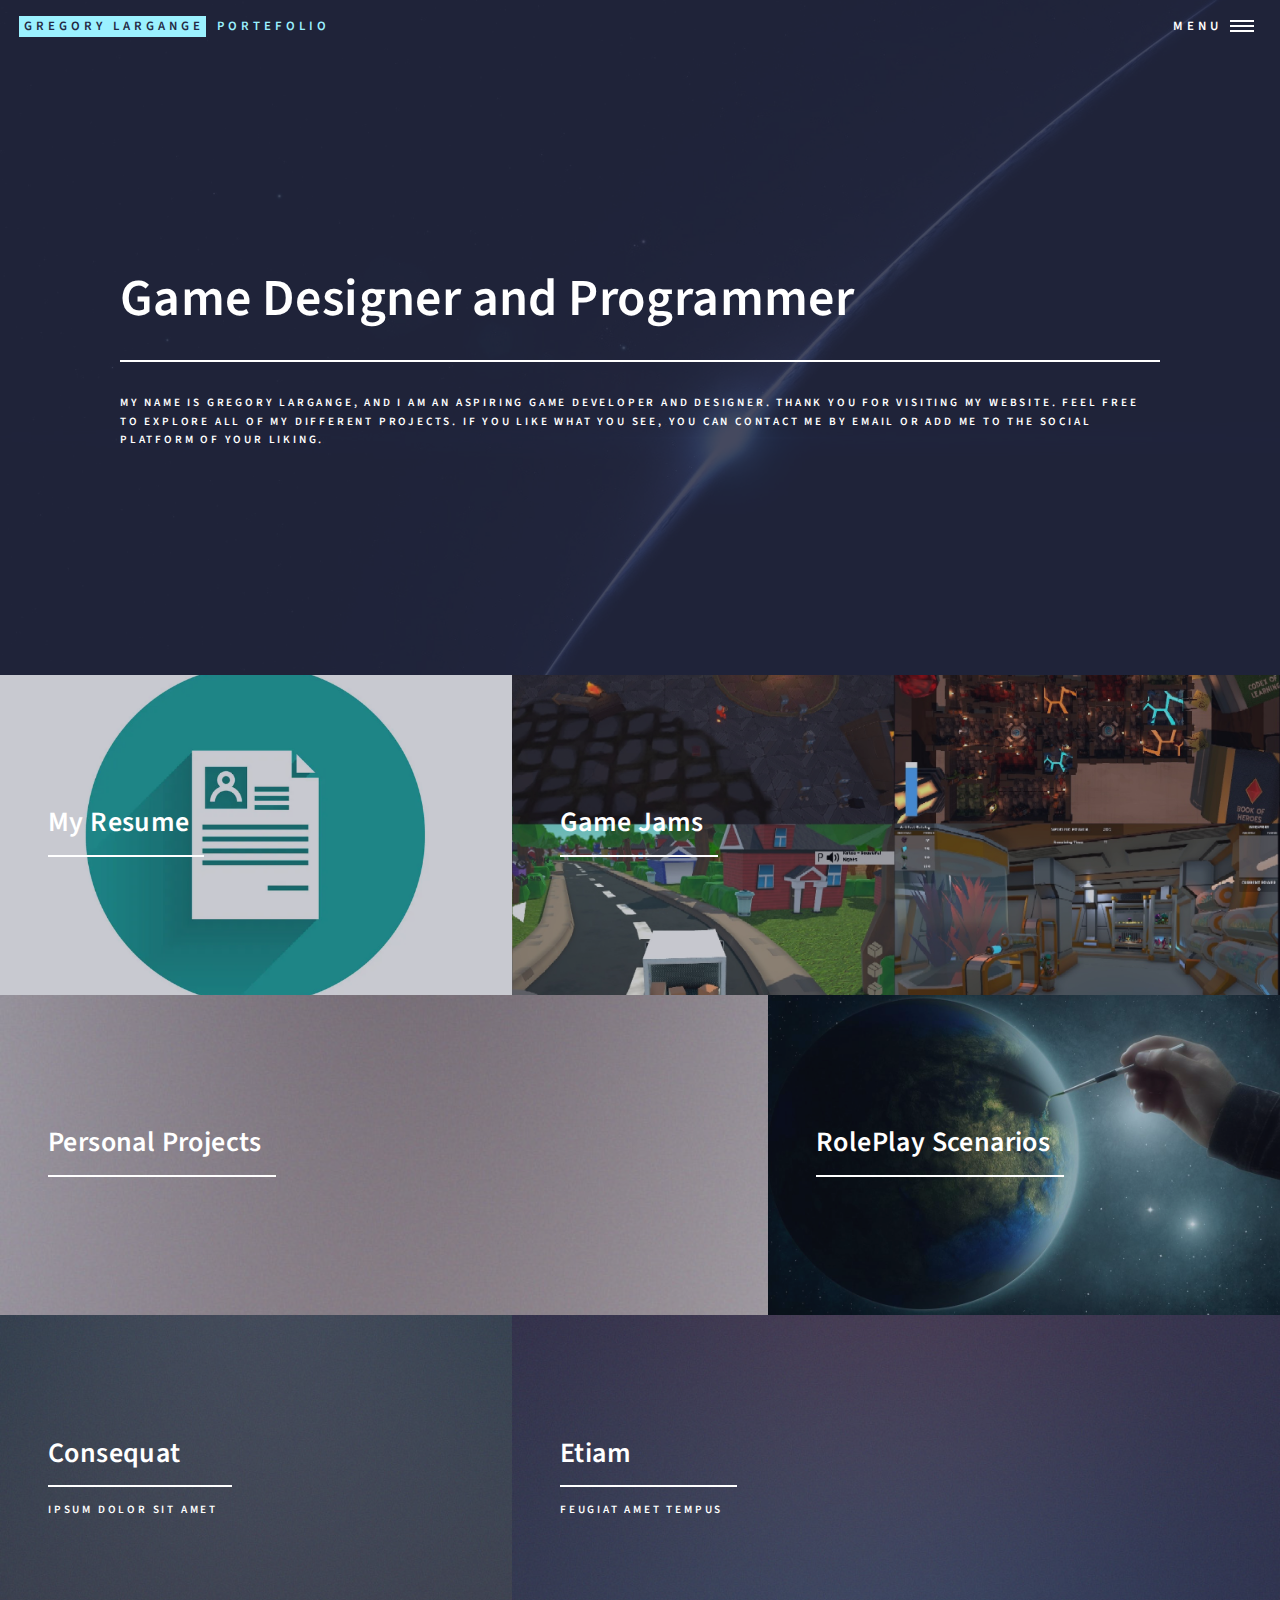
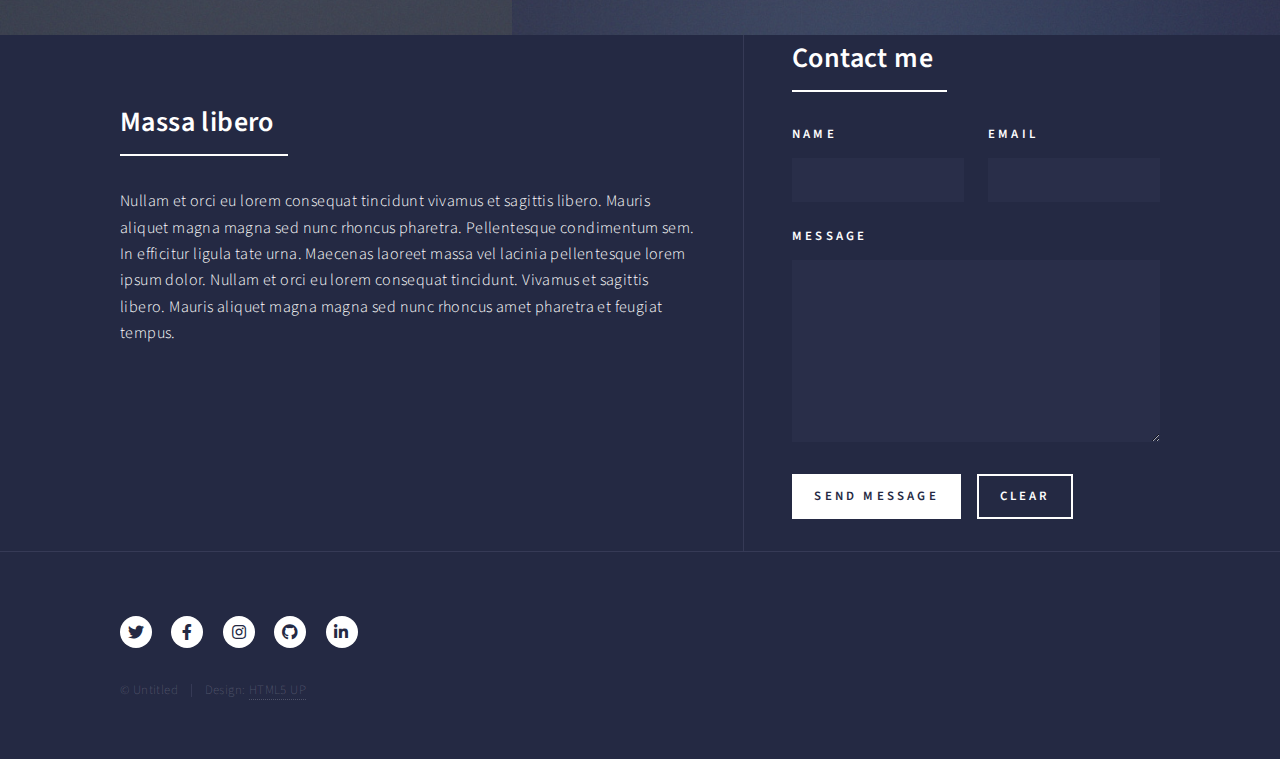
<file: home.html>
<!DOCTYPE HTML>
<!--
	Forty by HTML5 UP
	html5up.net | @ajlkn
	Free for personal and commercial use under the CCA 3.0 license (html5up.net/license)
-->
<html>
	<head>
		<title>GREGORY LARGANGE</title>
		<meta charset="utf-8" />
		<meta name="viewport" content="width=device-width, initial-scale=1, user-scalable=no" />
		<link rel="stylesheet" href="assets/css/main.css" />
		<noscript><link rel="stylesheet" href="assets/css/noscript.css" /></noscript>
	</head>
	<body class="is-preload">

		<!-- Wrapper -->
			<div id="wrapper">

				<!-- Header -->
					<header id="header" class="alt">
						<a href="home.html" class="logo"><strong>GREGORY LARGANGE</strong> <span>PORTEFOLIO</span></a>
						<nav>
							<a href="#menu">Menu</a>
						</nav>
					</header>
				
				<!-- Menu -->
				<nav id="menu">
					<ul class="links">
						<li><a href="home.html">Home</a></li>
						<li><a href="landing.html">My Resume</a></li>
						<li><a href="game_jams.html">Game Jams</a></li>
						<li><a href="elements.html">RolePlay Scenarios</a></li>
						<li><a href="elements.html">Personal Projects</a></li>
					</ul>
				</nav>

				<!-- Banner -->
					<section id="banner" class="major">
						<div class="inner">
							<span class="image">
								<img src="images/Eclipse.jpg" alt="" />
							</span>
							<header class="major">
								<h1>Game Designer and Programmer</h1>
							</header>
							<div class="content">
								<p>My name is Gregory Largange, and I am an aspiring Game Developer and Designer. Thank you for visiting my website. Feel free to explore all of my different projects. If you like what you see, you can contact me by email or add me to the social platform of your liking.</p>
							</div>
						</div>
					</section>

				<!-- Main -->
					<div id="main">

						<!-- One -->
							<section id="one" class="tiles">
								<article>
									<span class="image">
										<img src="images/resume_icon.png" alt="" />
									</span>
									<header class="major">
										<h3><a href="landing.html" class="link">My Resume</a></h3>
									</header>
								</article>
								<article>
									<span class="image">
										<img src="images/Splash_jams.jpg" alt="" />
									</span>
									<header class="major">
										<h3><a href="game_jams.html" class="link">Game Jams</a></h3>
									</header>
								</article>
								<article>
									<span class="image">
										<img src="images/pic04.jpg" alt="" />
									</span>
									<header class="major">
										<h3><a href="landing.html" class="link">Personal Projects</a></h3>
									</header>
								</article>
								<article>
									<span class="image">
										<img src="images/World_Builder_Art.png" alt="" />
									</span>
									<header class="major">
										<h3><a href="landing.html" class="link">RolePlay Scenarios</a></h3>
									</header>
								</article>
								<article>
									<span class="image">
										<img src="images/pic05.jpg" alt="" />
									</span>
									<header class="major">
										<h3><a href="landing.html" class="link">Consequat</a></h3>
										<p>Ipsum dolor sit amet</p>
									</header>
								</article>
								<article>
									<span class="image">
										<img src="images/pic06.jpg" alt="" />
									</span>
									<header class="major">
										<h3><a href="landing.html" class="link">Etiam</a></h3>
										<p>Feugiat amet tempus</p>
									</header>
								</article>
							</section>


					</div>

				<!-- Contact -->
					<section id="contact">
						<div class="inner">
							<section>
								<header class="major">
									<h2>Massa libero</h2>
								</header>
								<p>Nullam et orci eu lorem consequat tincidunt vivamus et sagittis libero. Mauris aliquet magna magna sed nunc rhoncus pharetra. Pellentesque condimentum sem. In efficitur ligula tate urna. Maecenas laoreet massa vel lacinia pellentesque lorem ipsum dolor. Nullam et orci eu lorem consequat tincidunt. Vivamus et sagittis libero. Mauris aliquet magna magna sed nunc rhoncus amet pharetra et feugiat tempus.</p>
							</section>
							<section>
								<header class="major">
									<h2>Contact me</h2>
								</header>
								<form method="post" action="#">
									<div class="fields">
										<div class="field half">
											<label for="name">Name</label>
											<input type="text" name="name" id="name" />
										</div>
										<div class="field half">
											<label for="email">Email</label>
											<input type="text" name="email" id="email" />
										</div>
										<div class="field">
											<label for="message">Message</label>
											<textarea name="message" id="message" rows="6"></textarea>
										</div>
									</div>
									<ul class="actions">
										<li><input type="submit" value="Send Message" class="primary" /></li>
										<li><input type="reset" value="Clear" /></li>
									</ul>
								</form>
							</section>
						</div>
					</section>

				<!-- Footer -->
					<footer id="footer">
						<div class="inner">
							<ul class="icons">
								<li><a href="#" class="icon brands alt fa-twitter"><span class="label">Twitter</span></a></li>
								<li><a href="#" class="icon brands alt fa-facebook-f"><span class="label">Facebook</span></a></li>
								<li><a href="#" class="icon brands alt fa-instagram"><span class="label">Instagram</span></a></li>
								<li><a href="#" class="icon brands alt fa-github"><span class="label">GitHub</span></a></li>
								<li><a href="#" class="icon brands alt fa-linkedin-in"><span class="label">LinkedIn</span></a></li>
							</ul>
							<ul class="copyright">
								<li>&copy; Untitled</li><li>Design: <a href="https://html5up.net">HTML5 UP</a></li>
							</ul>
						</div>
					</footer>

			</div>

		<!-- Scripts -->
			<script src="assets/js/jquery.min.js"></script>
			<script src="assets/js/jquery.scrolly.min.js"></script>
			<script src="assets/js/jquery.scrollex.min.js"></script>
			<script src="assets/js/browser.min.js"></script>
			<script src="assets/js/breakpoints.min.js"></script>
			<script src="assets/js/util.js"></script>
			<script src="assets/js/main.js"></script>

	</body>
</html>
</file>
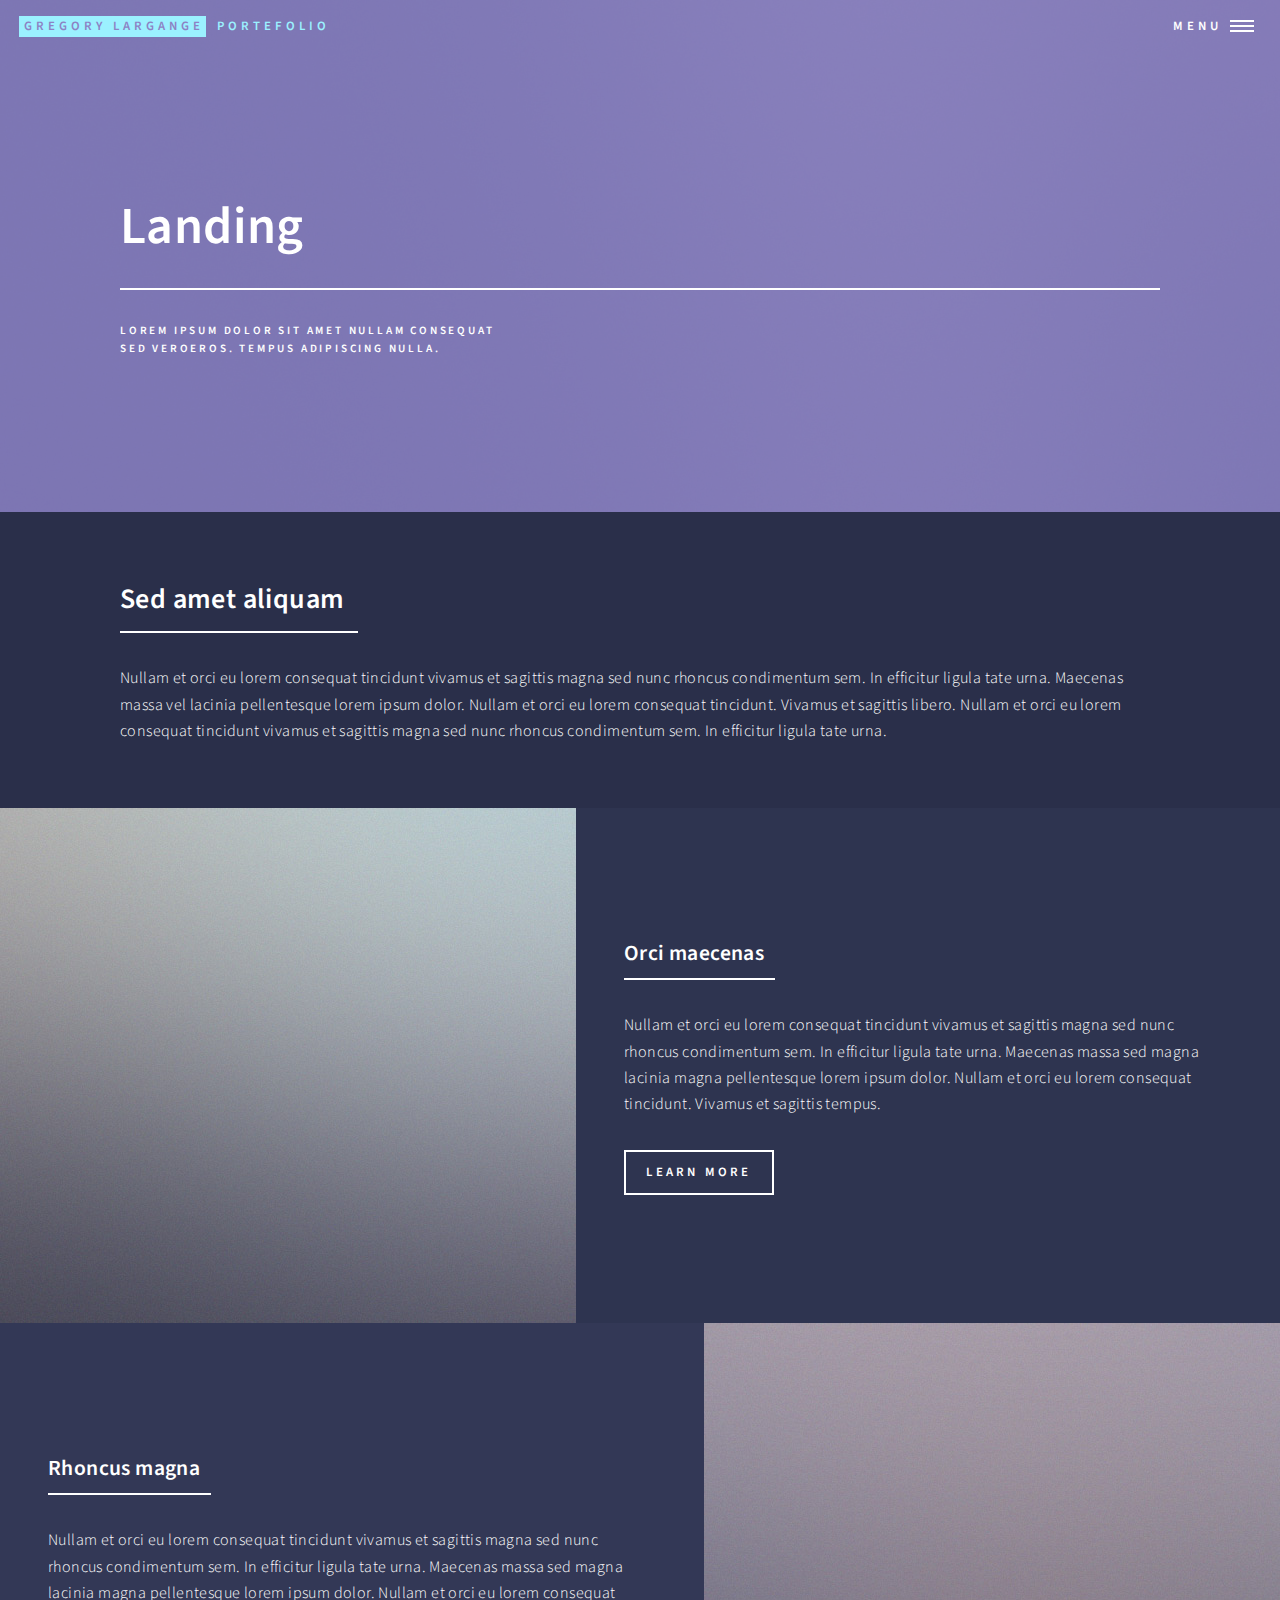
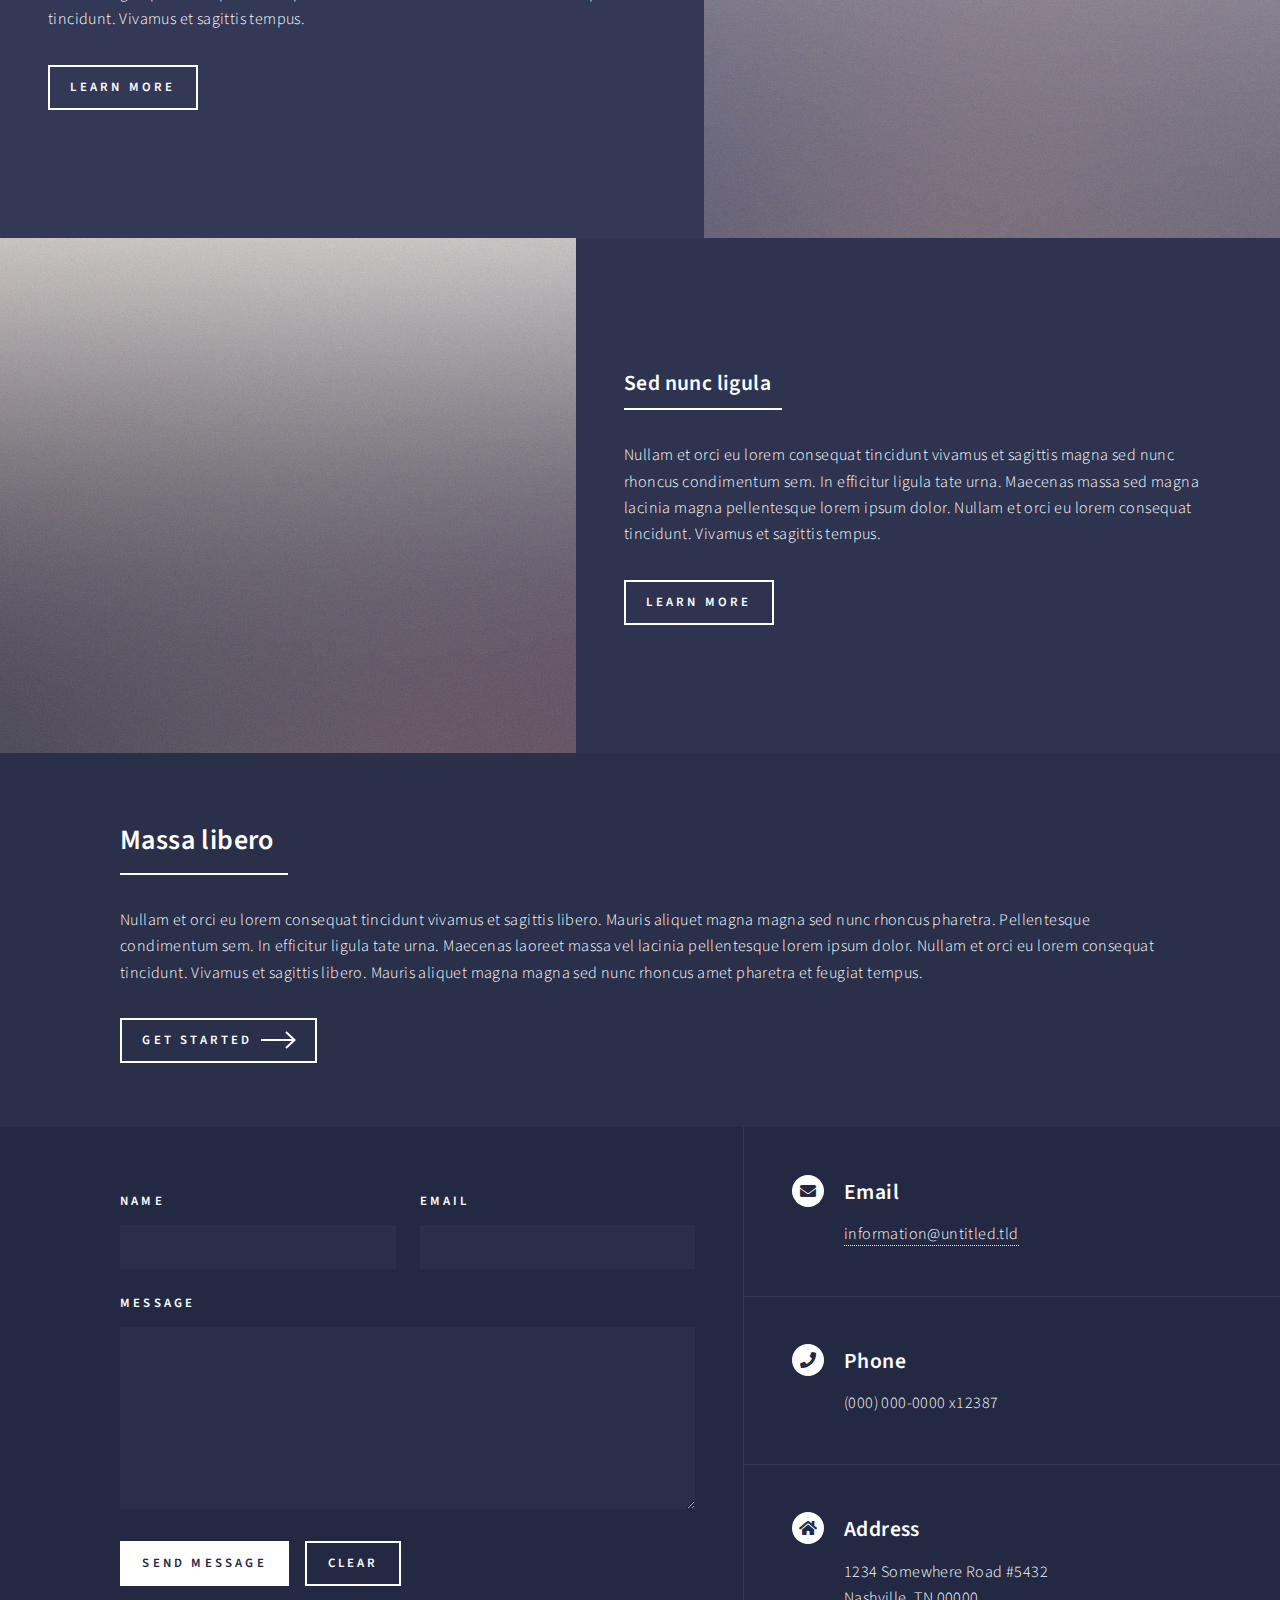
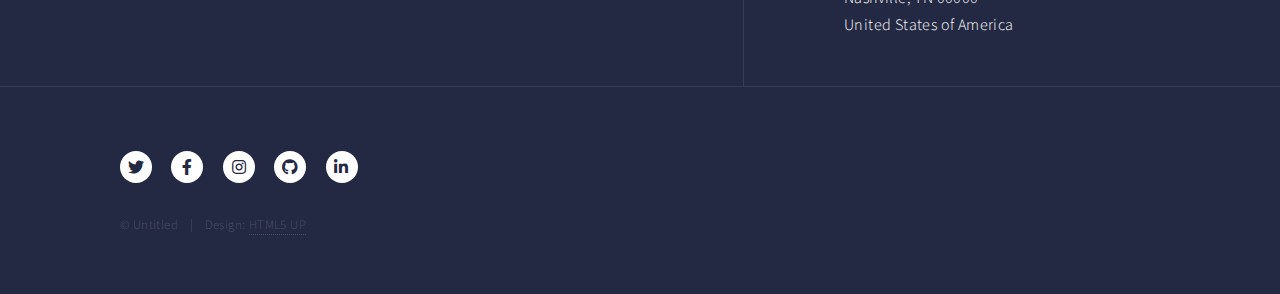
<file: landing.html>
<!DOCTYPE HTML>
<!--
	Forty by HTML5 UP
	html5up.net | @ajlkn
	Free for personal and commercial use under the CCA 3.0 license (html5up.net/license)
-->
<html>
	<head>
		<title>GAME JAMS</title>
		<meta charset="utf-8" />
		<meta name="viewport" content="width=device-width, initial-scale=1, user-scalable=no" />
		<link rel="stylesheet" href="assets/css/main.css" />
		<noscript><link rel="stylesheet" href="assets/css/noscript.css" /></noscript>
	</head>
	<body class="is-preload">

		<!-- Wrapper -->
			<div id="wrapper">

				<!-- Header -->
				<!-- Note: The "styleN" class below should match that of the banner element. -->
					<header id="header" class="alt style2">
						<a href="index.html" class="logo"><strong>GREGORY LARGANGE</strong> <span>PORTEFOLIO</span></a>
						<nav>
							<a href="#menu">Menu</a>
						</nav>
					</header>

				<!-- Menu -->
					<nav id="menu">
						<ul class="links">
							<li><a href="index.html">Home</a></li>
						</ul>
					</nav>

				<!-- Banner -->
				<!-- Note: The "styleN" class below should match that of the header element. -->
					<section id="banner" class="style2">
						<div class="inner">
							<span class="image">
								<img src="images/pic07.jpg" alt="" />
							</span>
							<header class="major">
								<h1>Landing</h1>
							</header>
							<div class="content">
								<p>Lorem ipsum dolor sit amet nullam consequat<br />
								sed veroeros. tempus adipiscing nulla.</p>
							</div>
						</div>
					</section>

				<!-- Main -->
					<div id="main">

						<!-- One -->
							<section id="one">
								<div class="inner">
									<header class="major">
										<h2>Sed amet aliquam</h2>
									</header>
									<p>Nullam et orci eu lorem consequat tincidunt vivamus et sagittis magna sed nunc rhoncus condimentum sem. In efficitur ligula tate urna. Maecenas massa vel lacinia pellentesque lorem ipsum dolor. Nullam et orci eu lorem consequat tincidunt. Vivamus et sagittis libero. Nullam et orci eu lorem consequat tincidunt vivamus et sagittis magna sed nunc rhoncus condimentum sem. In efficitur ligula tate urna.</p>
								</div>
							</section>

						<!-- Two -->
							<section id="two" class="spotlights">
								<section>
									<a href="generic.html" class="image">
										<img src="images/pic08.jpg" alt="" data-position="center center" />
									</a>
									<div class="content">
										<div class="inner">
											<header class="major">
												<h3>Orci maecenas</h3>
											</header>
											<p>Nullam et orci eu lorem consequat tincidunt vivamus et sagittis magna sed nunc rhoncus condimentum sem. In efficitur ligula tate urna. Maecenas massa sed magna lacinia magna pellentesque lorem ipsum dolor. Nullam et orci eu lorem consequat tincidunt. Vivamus et sagittis tempus.</p>
											<ul class="actions">
												<li><a href="generic.html" class="button">Learn more</a></li>
											</ul>
										</div>
									</div>
								</section>
								<section>
									<a href="generic.html" class="image">
										<img src="images/pic09.jpg" alt="" data-position="top center" />
									</a>
									<div class="content">
										<div class="inner">
											<header class="major">
												<h3>Rhoncus magna</h3>
											</header>
											<p>Nullam et orci eu lorem consequat tincidunt vivamus et sagittis magna sed nunc rhoncus condimentum sem. In efficitur ligula tate urna. Maecenas massa sed magna lacinia magna pellentesque lorem ipsum dolor. Nullam et orci eu lorem consequat tincidunt. Vivamus et sagittis tempus.</p>
											<ul class="actions">
												<li><a href="generic.html" class="button">Learn more</a></li>
											</ul>
										</div>
									</div>
								</section>
								<section>
									<a href="generic.html" class="image">
										<img src="images/pic10.jpg" alt="" data-position="25% 25%" />
									</a>
									<div class="content">
										<div class="inner">
											<header class="major">
												<h3>Sed nunc ligula</h3>
											</header>
											<p>Nullam et orci eu lorem consequat tincidunt vivamus et sagittis magna sed nunc rhoncus condimentum sem. In efficitur ligula tate urna. Maecenas massa sed magna lacinia magna pellentesque lorem ipsum dolor. Nullam et orci eu lorem consequat tincidunt. Vivamus et sagittis tempus.</p>
											<ul class="actions">
												<li><a href="generic.html" class="button">Learn more</a></li>
											</ul>
										</div>
									</div>
								</section>
							</section>

						<!-- Three -->
							<section id="three">
								<div class="inner">
									<header class="major">
										<h2>Massa libero</h2>
									</header>
									<p>Nullam et orci eu lorem consequat tincidunt vivamus et sagittis libero. Mauris aliquet magna magna sed nunc rhoncus pharetra. Pellentesque condimentum sem. In efficitur ligula tate urna. Maecenas laoreet massa vel lacinia pellentesque lorem ipsum dolor. Nullam et orci eu lorem consequat tincidunt. Vivamus et sagittis libero. Mauris aliquet magna magna sed nunc rhoncus amet pharetra et feugiat tempus.</p>
									<ul class="actions">
										<li><a href="generic.html" class="button next">Get Started</a></li>
									</ul>
								</div>
							</section>

					</div>

				<!-- Contact -->
					<section id="contact">
						<div class="inner">
							<section>
								<form method="post" action="#">
									<div class="fields">
										<div class="field half">
											<label for="name">Name</label>
											<input type="text" name="name" id="name" />
										</div>
										<div class="field half">
											<label for="email">Email</label>
											<input type="text" name="email" id="email" />
										</div>
										<div class="field">
											<label for="message">Message</label>
											<textarea name="message" id="message" rows="6"></textarea>
										</div>
									</div>
									<ul class="actions">
										<li><input type="submit" value="Send Message" class="primary" /></li>
										<li><input type="reset" value="Clear" /></li>
									</ul>
								</form>
							</section>
							<section class="split">
								<section>
									<div class="contact-method">
										<span class="icon solid alt fa-envelope"></span>
										<h3>Email</h3>
										<a href="#">information@untitled.tld</a>
									</div>
								</section>
								<section>
									<div class="contact-method">
										<span class="icon solid alt fa-phone"></span>
										<h3>Phone</h3>
										<span>(000) 000-0000 x12387</span>
									</div>
								</section>
								<section>
									<div class="contact-method">
										<span class="icon solid alt fa-home"></span>
										<h3>Address</h3>
										<span>1234 Somewhere Road #5432<br />
										Nashville, TN 00000<br />
										United States of America</span>
									</div>
								</section>
							</section>
						</div>
					</section>

				<!-- Footer -->
					<footer id="footer">
						<div class="inner">
							<ul class="icons">
								<li><a href="#" class="icon brands alt fa-twitter"><span class="label">Twitter</span></a></li>
								<li><a href="#" class="icon brands alt fa-facebook-f"><span class="label">Facebook</span></a></li>
								<li><a href="#" class="icon brands alt fa-instagram"><span class="label">Instagram</span></a></li>
								<li><a href="#" class="icon brands alt fa-github"><span class="label">GitHub</span></a></li>
								<li><a href="#" class="icon brands alt fa-linkedin-in"><span class="label">LinkedIn</span></a></li>
							</ul>
							<ul class="copyright">
								<li>&copy; Untitled</li><li>Design: <a href="https://html5up.net">HTML5 UP</a></li>
							</ul>
						</div>
					</footer>

			</div>

		<!-- Scripts -->
			<script src="assets/js/jquery.min.js"></script>
			<script src="assets/js/jquery.scrolly.min.js"></script>
			<script src="assets/js/jquery.scrollex.min.js"></script>
			<script src="assets/js/browser.min.js"></script>
			<script src="assets/js/breakpoints.min.js"></script>
			<script src="assets/js/util.js"></script>
			<script src="assets/js/main.js"></script>

	</body>
</html>
</file>
<file: assets/css/noscript.css>
/*
	Forty by HTML5 UP
	html5up.net | @ajlkn
	Free for personal and commercial use under the CCA 3.0 license (html5up.net/license)
*/

/* Banner */

	body.is-preload #banner:after {
		opacity: 0.85;
	}

	body.is-preload #banner > .inner {
		-moz-filter: none;
		-webkit-filter: none;
		-ms-filter: none;
		filter: none;
		-moz-transform: none;
		-webkit-transform: none;
		-ms-transform: none;
		transform: none;
		opacity: 1;
	}
</file>
<file: assets/css/main.css>
@import url(fontawesome-all.min.css);
@import url("https://fonts.googleapis.com/css?family=Source+Sans+Pro:300,300italic,600,600italic");

/*
	Forty by HTML5 UP
	html5up.net | @ajlkn
	Free for personal and commercial use under the CCA 3.0 license (html5up.net/license)
*/

html, body, div, span, applet, object,
iframe, h1, h2, h3, h4, h5, h6, p, blockquote,
pre, a, abbr, acronym, address, big, cite,
code, del, dfn, em, img, ins, kbd, q, s, samp,
small, strike, strong, sub, sup, tt, var, b,
u, i, center, dl, dt, dd, ol, ul, li, fieldset,
form, label, legend, table, caption, tbody,
tfoot, thead, tr, th, td, article, aside,
canvas, details, embed, figure, figcaption,
footer, header, hgroup, menu, nav, output, ruby,
section, summary, time, mark, audio, video {
	margin: 0;
	padding: 0;
	border: 0;
	font-size: 100%;
	font: inherit;
	vertical-align: baseline;}

article, aside, details, figcaption, figure,
footer, header, hgroup, menu, nav, section {
	display: block;}

body {
	line-height: 1;
}

ol, ul {
	list-style: none;
}

blockquote, q {
	quotes: none;
}

	blockquote:before, blockquote:after, q:before, q:after {
		content: '';
		content: none;
	}

table {
	border-collapse: collapse;
	border-spacing: 0;
}

body {
	-webkit-text-size-adjust: none;
}

mark {
	background-color: transparent;
	color: inherit;
}

input::-moz-focus-inner {
	border: 0;
	padding: 0;
}

input, select, textarea {
	-moz-appearance: none;
	-webkit-appearance: none;
	-ms-appearance: none;
	appearance: none;
}

/* Basic */

	@-ms-viewport {
		width: device-width;
	}

	body {
		-ms-overflow-style: scrollbar;
	}

	@media screen and (max-width: 480px) {

		html, body {
			min-width: 320px;
		}

	}

	html {
		box-sizing: border-box;
	}

	*, *:before, *:after {
		box-sizing: inherit;
	}

	body {
		background: #242943;
	}

		body.is-preload *, body.is-preload *:before, body.is-preload *:after {
			-moz-animation: none !important;
			-webkit-animation: none !important;
			-ms-animation: none !important;
			animation: none !important;
			-moz-transition: none !important;
			-webkit-transition: none !important;
			-ms-transition: none !important;
			transition: none !important;
		}

/* Type */

	body, input, select, textarea {
		color: #ffffff;
		font-family: "Source Sans Pro", Helvetica, sans-serif;
		font-size: 17pt;
		font-weight: 300;
		letter-spacing: 0.025em;
		line-height: 1.65;
	}

		@media screen and (max-width: 1680px) {

			body, input, select, textarea {
				font-size: 14pt;
			}

		}

		@media screen and (max-width: 1280px) {

			body, input, select, textarea {
				font-size: 12pt;
			}

		}

		@media screen and (max-width: 360px) {

			body, input, select, textarea {
				font-size: 11pt;
			}

		}

	a {
		-moz-transition: color 0.2s ease-in-out, border-bottom-color 0.2s ease-in-out;
		-webkit-transition: color 0.2s ease-in-out, border-bottom-color 0.2s ease-in-out;
		-ms-transition: color 0.2s ease-in-out, border-bottom-color 0.2s ease-in-out;
		transition: color 0.2s ease-in-out, border-bottom-color 0.2s ease-in-out;
		border-bottom: dotted 1px;
		color: inherit;
		text-decoration: none;
	}

		a:hover {
			border-bottom-color: transparent;
			color: #9bf1ff !important;
		}

		a:active {
			color: #53e3fb !important;
		}

	strong, b {
		color: #ffffff;
		font-weight: 600;
	}

	em, i {
		font-style: italic;
	}

	p {
		margin: 0 0 2em 0;
	}

	h1, h2, h3, h4, h5, h6 {
		color: #ffffff;
		font-weight: 600;
		line-height: 1.65;
		margin: 0 0 1em 0;
	}

		h1 a, h2 a, h3 a, h4 a, h5 a, h6 a {
			color: inherit;
			border-bottom: 0;
		}

	h1 {
		font-size: 2.5em;
	}

	h2 {
		font-size: 1.75em;
	}

	h3 {
		font-size: 1.35em;
	}

	h4 {
		font-size: 1.1em;
	}

	h5 {
		font-size: 0.9em;
	}

	h6 {
		font-size: 0.7em;
	}

	@media screen and (max-width: 736px) {

		h1 {
			font-size: 2em;
		}

		h2 {
			font-size: 1.5em;
		}

		h3 {
			font-size: 1.25em;
		}

	}

	sub {
		font-size: 0.8em;
		position: relative;
		top: 0.5em;
	}

	sup {
		font-size: 0.8em;
		position: relative;
		top: -0.5em;
	}

	blockquote {
		border-left: solid 4px rgba(212, 212, 255, 0.1);
		font-style: italic;
		margin: 0 0 2em 0;
		padding: 0.5em 0 0.5em 2em;
	}

	code {
		background: rgba(212, 212, 255, 0.035);
		font-family: "Courier New", monospace;
		font-size: 0.9em;
		margin: 0 0.25em;
		padding: 0.25em 0.65em;
	}

	pre {
		-webkit-overflow-scrolling: touch;
		font-family: "Courier New", monospace;
		font-size: 0.9em;
		margin: 0 0 2em 0;
	}

		pre code {
			display: block;
			line-height: 1.75;
			padding: 1em 1.5em;
			overflow-x: auto;
		}

	hr {
		border: 0;
		border-bottom: solid 1px rgba(212, 212, 255, 0.1);
		margin: 2em 0;
	}

		hr.major {
			margin: 3em 0;
		}

	.align-left {
		text-align: left;
	}

	.align-center {
		text-align: center;
	}

	.align-right {
		text-align: right;
	}

/* Row */

	.row {
		display: flex;
		flex-wrap: wrap;
		box-sizing: border-box;
		align-items: stretch;
	}

		.row > * {
			box-sizing: border-box;
		}

		.row.gtr-uniform > * > :last-child {
			margin-bottom: 0;
		}

		.row.aln-left {
			justify-content: flex-start;
		}

		.row.aln-center {
			justify-content: center;
		}

		.row.aln-right {
			justify-content: flex-end;
		}

		.row.aln-top {
			align-items: flex-start;
		}

		.row.aln-middle {
			align-items: center;
		}

		.row.aln-bottom {
			align-items: flex-end;
		}

		.row > .imp {
			order: -1;
		}

		.row > .col-1 {
			width: 8.33333%;
		}

		.row > .off-1 {
			margin-left: 8.33333%;
		}

		.row > .col-2 {
			width: 16.66667%;
		}

		.row > .off-2 {
			margin-left: 16.66667%;
		}

		.row > .col-3 {
			width: 25%;
		}

		.row > .off-3 {
			margin-left: 25%;
		}

		.row > .col-4 {
			width: 33.33333%;
		}

		.row > .off-4 {
			margin-left: 33.33333%;
		}

		.row > .col-5 {
			width: 41.66667%;
		}

		.row > .off-5 {
			margin-left: 41.66667%;
		}

		.row > .col-6 {
			width: 50%;
		}

		.row > .off-6 {
			margin-left: 50%;
		}

		.row > .col-7 {
			width: 58.33333%;
		}

		.row > .off-7 {
			margin-left: 58.33333%;
		}

		.row > .col-8 {
			width: 66.66667%;
		}

		.row > .off-8 {
			margin-left: 66.66667%;
		}

		.row > .col-9 {
			width: 75%;
		}

		.row > .off-9 {
			margin-left: 75%;
		}

		.row > .col-10 {
			width: 83.33333%;
		}

		.row > .off-10 {
			margin-left: 83.33333%;
		}

		.row > .col-11 {
			width: 91.66667%;
		}

		.row > .off-11 {
			margin-left: 91.66667%;
		}

		.row > .col-12 {
			width: 100%;
		}

		.row > .off-12 {
			margin-left: 100%;
		}

		.row.gtr-0 {
			margin-top: 0;
			margin-left: 0em;
		}

			.row.gtr-0 > * {
				padding: 0 0 0 0em;
			}

			.row.gtr-0.gtr-uniform {
				margin-top: 0em;
			}

				.row.gtr-0.gtr-uniform > * {
					padding-top: 0em;
				}

		.row.gtr-25 {
			margin-top: 0;
			margin-left: -0.5em;
		}

			.row.gtr-25 > * {
				padding: 0 0 0 0.5em;
			}

			.row.gtr-25.gtr-uniform {
				margin-top: -0.5em;
			}

				.row.gtr-25.gtr-uniform > * {
					padding-top: 0.5em;
				}

		.row.gtr-50 {
			margin-top: 0;
			margin-left: -1em;
		}

			.row.gtr-50 > * {
				padding: 0 0 0 1em;
			}

			.row.gtr-50.gtr-uniform {
				margin-top: -1em;
			}

				.row.gtr-50.gtr-uniform > * {
					padding-top: 1em;
				}

		.row {
			margin-top: 0;
			margin-left: -2em;
		}

			.row > * {
				padding: 0 0 0 2em;
			}

			.row.gtr-uniform {
				margin-top: -2em;
			}

				.row.gtr-uniform > * {
					padding-top: 2em;
				}

		.row.gtr-150 {
			margin-top: 0;
			margin-left: -3em;
		}

			.row.gtr-150 > * {
				padding: 0 0 0 3em;
			}

			.row.gtr-150.gtr-uniform {
				margin-top: -3em;
			}

				.row.gtr-150.gtr-uniform > * {
					padding-top: 3em;
				}

		.row.gtr-200 {
			margin-top: 0;
			margin-left: -4em;
		}

			.row.gtr-200 > * {
				padding: 0 0 0 4em;
			}

			.row.gtr-200.gtr-uniform {
				margin-top: -4em;
			}

				.row.gtr-200.gtr-uniform > * {
					padding-top: 4em;
				}

		@media screen and (max-width: 1680px) {

			.row {
				display: flex;
				flex-wrap: wrap;
				box-sizing: border-box;
				align-items: stretch;
			}

				.row > * {
					box-sizing: border-box;
				}

				.row.gtr-uniform > * > :last-child {
					margin-bottom: 0;
				}

				.row.aln-left {
					justify-content: flex-start;
				}

				.row.aln-center {
					justify-content: center;
				}

				.row.aln-right {
					justify-content: flex-end;
				}

				.row.aln-top {
					align-items: flex-start;
				}

				.row.aln-middle {
					align-items: center;
				}

				.row.aln-bottom {
					align-items: flex-end;
				}

				.row > .imp-xlarge {
					order: -1;
				}

				.row > .col-1-xlarge {
					width: 8.33333%;
				}

				.row > .off-1-xlarge {
					margin-left: 8.33333%;
				}

				.row > .col-2-xlarge {
					width: 16.66667%;
				}

				.row > .off-2-xlarge {
					margin-left: 16.66667%;
				}

				.row > .col-3-xlarge {
					width: 25%;
				}

				.row > .off-3-xlarge {
					margin-left: 25%;
				}

				.row > .col-4-xlarge {
					width: 33.33333%;
				}

				.row > .off-4-xlarge {
					margin-left: 33.33333%;
				}

				.row > .col-5-xlarge {
					width: 41.66667%;
				}

				.row > .off-5-xlarge {
					margin-left: 41.66667%;
				}

				.row > .col-6-xlarge {
					width: 50%;
				}

				.row > .off-6-xlarge {
					margin-left: 50%;
				}

				.row > .col-7-xlarge {
					width: 58.33333%;
				}

				.row > .off-7-xlarge {
					margin-left: 58.33333%;
				}

				.row > .col-8-xlarge {
					width: 66.66667%;
				}

				.row > .off-8-xlarge {
					margin-left: 66.66667%;
				}

				.row > .col-9-xlarge {
					width: 75%;
				}

				.row > .off-9-xlarge {
					margin-left: 75%;
				}

				.row > .col-10-xlarge {
					width: 83.33333%;
				}

				.row > .off-10-xlarge {
					margin-left: 83.33333%;
				}

				.row > .col-11-xlarge {
					width: 91.66667%;
				}

				.row > .off-11-xlarge {
					margin-left: 91.66667%;
				}

				.row > .col-12-xlarge {
					width: 100%;
				}

				.row > .off-12-xlarge {
					margin-left: 100%;
				}

				.row.gtr-0 {
					margin-top: 0;
					margin-left: 0em;
				}

					.row.gtr-0 > * {
						padding: 0 0 0 0em;
					}

					.row.gtr-0.gtr-uniform {
						margin-top: 0em;
					}

						.row.gtr-0.gtr-uniform > * {
							padding-top: 0em;
						}

				.row.gtr-25 {
					margin-top: 0;
					margin-left: -0.5em;
				}

					.row.gtr-25 > * {
						padding: 0 0 0 0.5em;
					}

					.row.gtr-25.gtr-uniform {
						margin-top: -0.5em;
					}

						.row.gtr-25.gtr-uniform > * {
							padding-top: 0.5em;
						}

				.row.gtr-50 {
					margin-top: 0;
					margin-left: -1em;
				}

					.row.gtr-50 > * {
						padding: 0 0 0 1em;
					}

					.row.gtr-50.gtr-uniform {
						margin-top: -1em;
					}

						.row.gtr-50.gtr-uniform > * {
							padding-top: 1em;
						}

				.row {
					margin-top: 0;
					margin-left: -2em;
				}

					.row > * {
						padding: 0 0 0 2em;
					}

					.row.gtr-uniform {
						margin-top: -2em;
					}

						.row.gtr-uniform > * {
							padding-top: 2em;
						}

				.row.gtr-150 {
					margin-top: 0;
					margin-left: -3em;
				}

					.row.gtr-150 > * {
						padding: 0 0 0 3em;
					}

					.row.gtr-150.gtr-uniform {
						margin-top: -3em;
					}

						.row.gtr-150.gtr-uniform > * {
							padding-top: 3em;
						}

				.row.gtr-200 {
					margin-top: 0;
					margin-left: -4em;
				}

					.row.gtr-200 > * {
						padding: 0 0 0 4em;
					}

					.row.gtr-200.gtr-uniform {
						margin-top: -4em;
					}

						.row.gtr-200.gtr-uniform > * {
							padding-top: 4em;
						}

		}

		@media screen and (max-width: 1280px) {

			.row {
				display: flex;
				flex-wrap: wrap;
				box-sizing: border-box;
				align-items: stretch;
			}

				.row > * {
					box-sizing: border-box;
				}

				.row.gtr-uniform > * > :last-child {
					margin-bottom: 0;
				}

				.row.aln-left {
					justify-content: flex-start;
				}

				.row.aln-center {
					justify-content: center;
				}

				.row.aln-right {
					justify-content: flex-end;
				}

				.row.aln-top {
					align-items: flex-start;
				}

				.row.aln-middle {
					align-items: center;
				}

				.row.aln-bottom {
					align-items: flex-end;
				}

				.row > .imp-large {
					order: -1;
				}

				.row > .col-1-large {
					width: 8.33333%;
				}

				.row > .off-1-large {
					margin-left: 8.33333%;
				}

				.row > .col-2-large {
					width: 16.66667%;
				}

				.row > .off-2-large {
					margin-left: 16.66667%;
				}

				.row > .col-3-large {
					width: 25%;
				}

				.row > .off-3-large {
					margin-left: 25%;
				}

				.row > .col-4-large {
					width: 33.33333%;
				}

				.row > .off-4-large {
					margin-left: 33.33333%;
				}

				.row > .col-5-large {
					width: 41.66667%;
				}

				.row > .off-5-large {
					margin-left: 41.66667%;
				}

				.row > .col-6-large {
					width: 50%;
				}

				.row > .off-6-large {
					margin-left: 50%;
				}

				.row > .col-7-large {
					width: 58.33333%;
				}

				.row > .off-7-large {
					margin-left: 58.33333%;
				}

				.row > .col-8-large {
					width: 66.66667%;
				}

				.row > .off-8-large {
					margin-left: 66.66667%;
				}

				.row > .col-9-large {
					width: 75%;
				}

				.row > .off-9-large {
					margin-left: 75%;
				}

				.row > .col-10-large {
					width: 83.33333%;
				}

				.row > .off-10-large {
					margin-left: 83.33333%;
				}

				.row > .col-11-large {
					width: 91.66667%;
				}

				.row > .off-11-large {
					margin-left: 91.66667%;
				}

				.row > .col-12-large {
					width: 100%;
				}

				.row > .off-12-large {
					margin-left: 100%;
				}

				.row.gtr-0 {
					margin-top: 0;
					margin-left: 0em;
				}

					.row.gtr-0 > * {
						padding: 0 0 0 0em;
					}

					.row.gtr-0.gtr-uniform {
						margin-top: 0em;
					}

						.row.gtr-0.gtr-uniform > * {
							padding-top: 0em;
						}

				.row.gtr-25 {
					margin-top: 0;
					margin-left: -0.375em;
				}

					.row.gtr-25 > * {
						padding: 0 0 0 0.375em;
					}

					.row.gtr-25.gtr-uniform {
						margin-top: -0.375em;
					}

						.row.gtr-25.gtr-uniform > * {
							padding-top: 0.375em;
						}

				.row.gtr-50 {
					margin-top: 0;
					margin-left: -0.75em;
				}

					.row.gtr-50 > * {
						padding: 0 0 0 0.75em;
					}

					.row.gtr-50.gtr-uniform {
						margin-top: -0.75em;
					}

						.row.gtr-50.gtr-uniform > * {
							padding-top: 0.75em;
						}

				.row {
					margin-top: 0;
					margin-left: -1.5em;
				}

					.row > * {
						padding: 0 0 0 1.5em;
					}

					.row.gtr-uniform {
						margin-top: -1.5em;
					}

						.row.gtr-uniform > * {
							padding-top: 1.5em;
						}

				.row.gtr-150 {
					margin-top: 0;
					margin-left: -2.25em;
				}

					.row.gtr-150 > * {
						padding: 0 0 0 2.25em;
					}

					.row.gtr-150.gtr-uniform {
						margin-top: -2.25em;
					}

						.row.gtr-150.gtr-uniform > * {
							padding-top: 2.25em;
						}

				.row.gtr-200 {
					margin-top: 0;
					margin-left: -3em;
				}

					.row.gtr-200 > * {
						padding: 0 0 0 3em;
					}

					.row.gtr-200.gtr-uniform {
						margin-top: -3em;
					}

						.row.gtr-200.gtr-uniform > * {
							padding-top: 3em;
						}

		}

		@media screen and (max-width: 980px) {

			.row {
				display: flex;
				flex-wrap: wrap;
				box-sizing: border-box;
				align-items: stretch;
			}

				.row > * {
					box-sizing: border-box;
				}

				.row.gtr-uniform > * > :last-child {
					margin-bottom: 0;
				}

				.row.aln-left {
					justify-content: flex-start;
				}

				.row.aln-center {
					justify-content: center;
				}

				.row.aln-right {
					justify-content: flex-end;
				}

				.row.aln-top {
					align-items: flex-start;
				}

				.row.aln-middle {
					align-items: center;
				}

				.row.aln-bottom {
					align-items: flex-end;
				}

				.row > .imp-medium {
					order: -1;
				}

				.row > .col-1-medium {
					width: 8.33333%;
				}

				.row > .off-1-medium {
					margin-left: 8.33333%;
				}

				.row > .col-2-medium {
					width: 16.66667%;
				}

				.row > .off-2-medium {
					margin-left: 16.66667%;
				}

				.row > .col-3-medium {
					width: 25%;
				}

				.row > .off-3-medium {
					margin-left: 25%;
				}

				.row > .col-4-medium {
					width: 33.33333%;
				}

				.row > .off-4-medium {
					margin-left: 33.33333%;
				}

				.row > .col-5-medium {
					width: 41.66667%;
				}

				.row > .off-5-medium {
					margin-left: 41.66667%;
				}

				.row > .col-6-medium {
					width: 50%;
				}

				.row > .off-6-medium {
					margin-left: 50%;
				}

				.row > .col-7-medium {
					width: 58.33333%;
				}

				.row > .off-7-medium {
					margin-left: 58.33333%;
				}

				.row > .col-8-medium {
					width: 66.66667%;
				}

				.row > .off-8-medium {
					margin-left: 66.66667%;
				}

				.row > .col-9-medium {
					width: 75%;
				}

				.row > .off-9-medium {
					margin-left: 75%;
				}

				.row > .col-10-medium {
					width: 83.33333%;
				}

				.row > .off-10-medium {
					margin-left: 83.33333%;
				}

				.row > .col-11-medium {
					width: 91.66667%;
				}

				.row > .off-11-medium {
					margin-left: 91.66667%;
				}

				.row > .col-12-medium {
					width: 100%;
				}

				.row > .off-12-medium {
					margin-left: 100%;
				}

				.row.gtr-0 {
					margin-top: 0;
					margin-left: 0em;
				}

					.row.gtr-0 > * {
						padding: 0 0 0 0em;
					}

					.row.gtr-0.gtr-uniform {
						margin-top: 0em;
					}

						.row.gtr-0.gtr-uniform > * {
							padding-top: 0em;
						}

				.row.gtr-25 {
					margin-top: 0;
					margin-left: -0.375em;
				}

					.row.gtr-25 > * {
						padding: 0 0 0 0.375em;
					}

					.row.gtr-25.gtr-uniform {
						margin-top: -0.375em;
					}

						.row.gtr-25.gtr-uniform > * {
							padding-top: 0.375em;
						}

				.row.gtr-50 {
					margin-top: 0;
					margin-left: -0.75em;
				}

					.row.gtr-50 > * {
						padding: 0 0 0 0.75em;
					}

					.row.gtr-50.gtr-uniform {
						margin-top: -0.75em;
					}

						.row.gtr-50.gtr-uniform > * {
							padding-top: 0.75em;
						}

				.row {
					margin-top: 0;
					margin-left: -1.5em;
				}

					.row > * {
						padding: 0 0 0 1.5em;
					}

					.row.gtr-uniform {
						margin-top: -1.5em;
					}

						.row.gtr-uniform > * {
							padding-top: 1.5em;
						}

				.row.gtr-150 {
					margin-top: 0;
					margin-left: -2.25em;
				}

					.row.gtr-150 > * {
						padding: 0 0 0 2.25em;
					}

					.row.gtr-150.gtr-uniform {
						margin-top: -2.25em;
					}

						.row.gtr-150.gtr-uniform > * {
							padding-top: 2.25em;
						}

				.row.gtr-200 {
					margin-top: 0;
					margin-left: -3em;
				}

					.row.gtr-200 > * {
						padding: 0 0 0 3em;
					}

					.row.gtr-200.gtr-uniform {
						margin-top: -3em;
					}

						.row.gtr-200.gtr-uniform > * {
							padding-top: 3em;
						}

		}

		@media screen and (max-width: 736px) {

			.row {
				display: flex;
				flex-wrap: wrap;
				box-sizing: border-box;
				align-items: stretch;
			}

				.row > * {
					box-sizing: border-box;
				}

				.row.gtr-uniform > * > :last-child {
					margin-bottom: 0;
				}

				.row.aln-left {
					justify-content: flex-start;
				}

				.row.aln-center {
					justify-content: center;
				}

				.row.aln-right {
					justify-content: flex-end;
				}

				.row.aln-top {
					align-items: flex-start;
				}

				.row.aln-middle {
					align-items: center;
				}

				.row.aln-bottom {
					align-items: flex-end;
				}

				.row > .imp-small {
					order: -1;
				}

				.row > .col-1-small {
					width: 8.33333%;
				}

				.row > .off-1-small {
					margin-left: 8.33333%;
				}

				.row > .col-2-small {
					width: 16.66667%;
				}

				.row > .off-2-small {
					margin-left: 16.66667%;
				}

				.row > .col-3-small {
					width: 25%;
				}

				.row > .off-3-small {
					margin-left: 25%;
				}

				.row > .col-4-small {
					width: 33.33333%;
				}

				.row > .off-4-small {
					margin-left: 33.33333%;
				}

				.row > .col-5-small {
					width: 41.66667%;
				}

				.row > .off-5-small {
					margin-left: 41.66667%;
				}

				.row > .col-6-small {
					width: 50%;
				}

				.row > .off-6-small {
					margin-left: 50%;
				}

				.row > .col-7-small {
					width: 58.33333%;
				}

				.row > .off-7-small {
					margin-left: 58.33333%;
				}

				.row > .col-8-small {
					width: 66.66667%;
				}

				.row > .off-8-small {
					margin-left: 66.66667%;
				}

				.row > .col-9-small {
					width: 75%;
				}

				.row > .off-9-small {
					margin-left: 75%;
				}

				.row > .col-10-small {
					width: 83.33333%;
				}

				.row > .off-10-small {
					margin-left: 83.33333%;
				}

				.row > .col-11-small {
					width: 91.66667%;
				}

				.row > .off-11-small {
					margin-left: 91.66667%;
				}

				.row > .col-12-small {
					width: 100%;
				}

				.row > .off-12-small {
					margin-left: 100%;
				}

				.row.gtr-0 {
					margin-top: 0;
					margin-left: 0em;
				}

					.row.gtr-0 > * {
						padding: 0 0 0 0em;
					}

					.row.gtr-0.gtr-uniform {
						margin-top: 0em;
					}

						.row.gtr-0.gtr-uniform > * {
							padding-top: 0em;
						}

				.row.gtr-25 {
					margin-top: 0;
					margin-left: -0.3125em;
				}

					.row.gtr-25 > * {
						padding: 0 0 0 0.3125em;
					}

					.row.gtr-25.gtr-uniform {
						margin-top: -0.3125em;
					}

						.row.gtr-25.gtr-uniform > * {
							padding-top: 0.3125em;
						}

				.row.gtr-50 {
					margin-top: 0;
					margin-left: -0.625em;
				}

					.row.gtr-50 > * {
						padding: 0 0 0 0.625em;
					}

					.row.gtr-50.gtr-uniform {
						margin-top: -0.625em;
					}

						.row.gtr-50.gtr-uniform > * {
							padding-top: 0.625em;
						}

				.row {
					margin-top: 0;
					margin-left: -1.25em;
				}

					.row > * {
						padding: 0 0 0 1.25em;
					}

					.row.gtr-uniform {
						margin-top: -1.25em;
					}

						.row.gtr-uniform > * {
							padding-top: 1.25em;
						}

				.row.gtr-150 {
					margin-top: 0;
					margin-left: -1.875em;
				}

					.row.gtr-150 > * {
						padding: 0 0 0 1.875em;
					}

					.row.gtr-150.gtr-uniform {
						margin-top: -1.875em;
					}

						.row.gtr-150.gtr-uniform > * {
							padding-top: 1.875em;
						}

				.row.gtr-200 {
					margin-top: 0;
					margin-left: -2.5em;
				}

					.row.gtr-200 > * {
						padding: 0 0 0 2.5em;
					}

					.row.gtr-200.gtr-uniform {
						margin-top: -2.5em;
					}

						.row.gtr-200.gtr-uniform > * {
							padding-top: 2.5em;
						}

		}

		@media screen and (max-width: 480px) {

			.row {
				display: flex;
				flex-wrap: wrap;
				box-sizing: border-box;
				align-items: stretch;
			}

				.row > * {
					box-sizing: border-box;
				}

				.row.gtr-uniform > * > :last-child {
					margin-bottom: 0;
				}

				.row.aln-left {
					justify-content: flex-start;
				}

				.row.aln-center {
					justify-content: center;
				}

				.row.aln-right {
					justify-content: flex-end;
				}

				.row.aln-top {
					align-items: flex-start;
				}

				.row.aln-middle {
					align-items: center;
				}

				.row.aln-bottom {
					align-items: flex-end;
				}

				.row > .imp-xsmall {
					order: -1;
				}

				.row > .col-1-xsmall {
					width: 8.33333%;
				}

				.row > .off-1-xsmall {
					margin-left: 8.33333%;
				}

				.row > .col-2-xsmall {
					width: 16.66667%;
				}

				.row > .off-2-xsmall {
					margin-left: 16.66667%;
				}

				.row > .col-3-xsmall {
					width: 25%;
				}

				.row > .off-3-xsmall {
					margin-left: 25%;
				}

				.row > .col-4-xsmall {
					width: 33.33333%;
				}

				.row > .off-4-xsmall {
					margin-left: 33.33333%;
				}

				.row > .col-5-xsmall {
					width: 41.66667%;
				}

				.row > .off-5-xsmall {
					margin-left: 41.66667%;
				}

				.row > .col-6-xsmall {
					width: 50%;
				}

				.row > .off-6-xsmall {
					margin-left: 50%;
				}

				.row > .col-7-xsmall {
					width: 58.33333%;
				}

				.row > .off-7-xsmall {
					margin-left: 58.33333%;
				}

				.row > .col-8-xsmall {
					width: 66.66667%;
				}

				.row > .off-8-xsmall {
					margin-left: 66.66667%;
				}

				.row > .col-9-xsmall {
					width: 75%;
				}

				.row > .off-9-xsmall {
					margin-left: 75%;
				}

				.row > .col-10-xsmall {
					width: 83.33333%;
				}

				.row > .off-10-xsmall {
					margin-left: 83.33333%;
				}

				.row > .col-11-xsmall {
					width: 91.66667%;
				}

				.row > .off-11-xsmall {
					margin-left: 91.66667%;
				}

				.row > .col-12-xsmall {
					width: 100%;
				}

				.row > .off-12-xsmall {
					margin-left: 100%;
				}

				.row.gtr-0 {
					margin-top: 0;
					margin-left: 0em;
				}

					.row.gtr-0 > * {
						padding: 0 0 0 0em;
					}

					.row.gtr-0.gtr-uniform {
						margin-top: 0em;
					}

						.row.gtr-0.gtr-uniform > * {
							padding-top: 0em;
						}

				.row.gtr-25 {
					margin-top: 0;
					margin-left: -0.3125em;
				}

					.row.gtr-25 > * {
						padding: 0 0 0 0.3125em;
					}

					.row.gtr-25.gtr-uniform {
						margin-top: -0.3125em;
					}

						.row.gtr-25.gtr-uniform > * {
							padding-top: 0.3125em;
						}

				.row.gtr-50 {
					margin-top: 0;
					margin-left: -0.625em;
				}

					.row.gtr-50 > * {
						padding: 0 0 0 0.625em;
					}

					.row.gtr-50.gtr-uniform {
						margin-top: -0.625em;
					}

						.row.gtr-50.gtr-uniform > * {
							padding-top: 0.625em;
						}

				.row {
					margin-top: 0;
					margin-left: -1.25em;
				}

					.row > * {
						padding: 0 0 0 1.25em;
					}

					.row.gtr-uniform {
						margin-top: -1.25em;
					}

						.row.gtr-uniform > * {
							padding-top: 1.25em;
						}

				.row.gtr-150 {
					margin-top: 0;
					margin-left: -1.875em;
				}

					.row.gtr-150 > * {
						padding: 0 0 0 1.875em;
					}

					.row.gtr-150.gtr-uniform {
						margin-top: -1.875em;
					}

						.row.gtr-150.gtr-uniform > * {
							padding-top: 1.875em;
						}

				.row.gtr-200 {
					margin-top: 0;
					margin-left: -2.5em;
				}

					.row.gtr-200 > * {
						padding: 0 0 0 2.5em;
					}

					.row.gtr-200.gtr-uniform {
						margin-top: -2.5em;
					}

						.row.gtr-200.gtr-uniform > * {
							padding-top: 2.5em;
						}

		}

/* Section/Article */

	section.special, article.special {
		text-align: center;
	}

	header.major {
		width: -moz-max-content;
		width: -webkit-max-content;
		width: -ms-max-content;
		width: max-content;
		margin-bottom: 2em;
	}

		header.major > :first-child {
			margin-bottom: 0;
			width: calc(100% + 0.5em);
		}

			header.major > :first-child:after {
				content: '';
				background-color: #ffffff;
				display: block;
				height: 2px;
				margin: 0.325em 0 0.5em 0;
				width: 100%;
			}

		header.major > p {
			font-size: 0.7em;
			font-weight: 600;
			letter-spacing: 0.25em;
			margin-bottom: 0;
			text-transform: uppercase;
		}

		body.is-ie header.major > :first-child:after {
			max-width: 9em;
		}

		body.is-ie header.major > h1:after {
			max-width: 100% !important;
		}

	@media screen and (max-width: 736px) {

		header.major > p br {
			display: none;
		}

	}

/* Form */

	form {
		margin: 0 0 2em 0;
	}

		form > :last-child {
			margin-bottom: 0;
		}

		form > .fields {
			display: -moz-flex;
			display: -webkit-flex;
			display: -ms-flex;
			display: flex;
			-moz-flex-wrap: wrap;
			-webkit-flex-wrap: wrap;
			-ms-flex-wrap: wrap;
			flex-wrap: wrap;
			width: calc(100% + 3em);
			margin: -1.5em 0 2em -1.5em;
		}

			form > .fields > .field {
				-moz-flex-grow: 0;
				-webkit-flex-grow: 0;
				-ms-flex-grow: 0;
				flex-grow: 0;
				-moz-flex-shrink: 0;
				-webkit-flex-shrink: 0;
				-ms-flex-shrink: 0;
				flex-shrink: 0;
				padding: 1.5em 0 0 1.5em;
				width: calc(100% - 1.5em);
			}

				form > .fields > .field.half {
					width: calc(50% - 0.75em);
				}

				form > .fields > .field.third {
					width: calc(100%/3 - 0.5em);
				}

				form > .fields > .field.quarter {
					width: calc(25% - 0.375em);
				}

		@media screen and (max-width: 480px) {

			form > .fields {
				width: calc(100% + 3em);
				margin: -1.5em 0 2em -1.5em;
			}

				form > .fields > .field {
					padding: 1.5em 0 0 1.5em;
					width: calc(100% - 1.5em);
				}

					form > .fields > .field.half {
						width: calc(100% - 1.5em);
					}

					form > .fields > .field.third {
						width: calc(100% - 1.5em);
					}

					form > .fields > .field.quarter {
						width: calc(100% - 1.5em);
					}

		}

	label {
		color: #ffffff;
		display: block;
		font-size: 0.8em;
		font-weight: 600;
		letter-spacing: 0.25em;
		margin: 0 0 1em 0;
		text-transform: uppercase;
	}

	input[type="text"],
	input[type="password"],
	input[type="email"],
	input[type="tel"],
	input[type="search"],
	input[type="url"],
	select,
	textarea {
		-moz-appearance: none;
		-webkit-appearance: none;
		-ms-appearance: none;
		appearance: none;
		background: rgba(212, 212, 255, 0.035);
		border: none;
		border-radius: 0;
		color: inherit;
		display: block;
		outline: 0;
		padding: 0 1em;
		text-decoration: none;
		width: 100%;
	}

		input[type="text"]:invalid,
		input[type="password"]:invalid,
		input[type="email"]:invalid,
		input[type="tel"]:invalid,
		input[type="search"]:invalid,
		input[type="url"]:invalid,
		select:invalid,
		textarea:invalid {
			box-shadow: none;
		}

		input[type="text"]:focus,
		input[type="password"]:focus,
		input[type="email"]:focus,
		input[type="tel"]:focus,
		input[type="search"]:focus,
		input[type="url"]:focus,
		select:focus,
		textarea:focus {
			border-color: #9bf1ff;
			box-shadow: 0 0 0 2px #9bf1ff;
		}

	select {
		background-image: url("data:image/svg+xml;charset=utf8,%3Csvg xmlns='http://www.w3.org/2000/svg' width='40' height='40' preserveAspectRatio='none' viewBox='0 0 40 40'%3E%3Cpath d='M9.4,12.3l10.4,10.4l10.4-10.4c0.2-0.2,0.5-0.4,0.9-0.4c0.3,0,0.6,0.1,0.9,0.4l3.3,3.3c0.2,0.2,0.4,0.5,0.4,0.9 c0,0.4-0.1,0.6-0.4,0.9L20.7,31.9c-0.2,0.2-0.5,0.4-0.9,0.4c-0.3,0-0.6-0.1-0.9-0.4L4.3,17.3c-0.2-0.2-0.4-0.5-0.4-0.9 c0-0.4,0.1-0.6,0.4-0.9l3.3-3.3c0.2-0.2,0.5-0.4,0.9-0.4S9.1,12.1,9.4,12.3z' fill='rgba(212, 212, 255, 0.1)' /%3E%3C/svg%3E");
		background-size: 1.25rem;
		background-repeat: no-repeat;
		background-position: calc(100% - 1rem) center;
		height: 2.75em;
		padding-right: 2.75em;
		text-overflow: ellipsis;
	}

		select option {
			color: #ffffff;
			background: #242943;
		}

		select:focus::-ms-value {
			background-color: transparent;
		}

		select::-ms-expand {
			display: none;
		}

	input[type="text"],
	input[type="password"],
	input[type="email"],
	input[type="tel"],
	input[type="search"],
	input[type="url"],
	select {
		height: 2.75em;
	}

	textarea {
		padding: 0.75em 1em;
	}

	input[type="checkbox"],
	input[type="radio"] {
		-moz-appearance: none;
		-webkit-appearance: none;
		-ms-appearance: none;
		appearance: none;
		display: block;
		float: left;
		margin-right: -2em;
		opacity: 0;
		width: 1em;
		z-index: -1;
	}

		input[type="checkbox"] + label,
		input[type="radio"] + label {
			text-decoration: none;
			color: #ffffff;
			cursor: pointer;
			display: inline-block;
			font-weight: 300;
			padding-left: 2.65em;
			padding-right: 0.75em;
			position: relative;
		}

			input[type="checkbox"] + label:before,
			input[type="radio"] + label:before {
				-moz-osx-font-smoothing: grayscale;
				-webkit-font-smoothing: antialiased;
				display: inline-block;
				font-style: normal;
				font-variant: normal;
				text-rendering: auto;
				line-height: 1;
				text-transform: none !important;
				font-family: 'Font Awesome 5 Free';
				font-weight: 900;
			}

			input[type="checkbox"] + label:before,
			input[type="radio"] + label:before {
				background: rgba(212, 212, 255, 0.035);
				content: '';
				display: inline-block;
				font-size: 0.8em;
				height: 2.0625em;
				left: 0;
				letter-spacing: 0;
				line-height: 2.0625em;
				position: absolute;
				text-align: center;
				top: 0;
				width: 2.0625em;
			}

		input[type="checkbox"]:checked + label:before,
		input[type="radio"]:checked + label:before {
			background: #ffffff;
			border-color: #9bf1ff;
			content: '\f00c';
			color: #242943;
		}

		input[type="checkbox"]:focus + label:before,
		input[type="radio"]:focus + label:before {
			box-shadow: 0 0 0 2px #9bf1ff;
		}

	input[type="radio"] + label:before {
		border-radius: 100%;
	}

	::-webkit-input-placeholder {
		color: rgba(244, 244, 255, 0.2) !important;
		opacity: 1.0;
	}

	:-moz-placeholder {
		color: rgba(244, 244, 255, 0.2) !important;
		opacity: 1.0;
	}

	::-moz-placeholder {
		color: rgba(244, 244, 255, 0.2) !important;
		opacity: 1.0;
	}

	:-ms-input-placeholder {
		color: rgba(244, 244, 255, 0.2) !important;
		opacity: 1.0;
	}

/* Box */

	.box {
		border: solid 1px rgba(212, 212, 255, 0.1);
		margin-bottom: 2em;
		padding: 1.5em;
	}

		.box > :last-child,
		.box > :last-child > :last-child,
		.box > :last-child > :last-child > :last-child {
			margin-bottom: 0;
		}

		.box.alt {
			border: 0;
			border-radius: 0;
			padding: 0;
		}

/* Icon */

	.icon {
		text-decoration: none;
		border-bottom: none;
		position: relative;
	}

		.icon:before {
			-moz-osx-font-smoothing: grayscale;
			-webkit-font-smoothing: antialiased;
			display: inline-block;
			font-style: normal;
			font-variant: normal;
			text-rendering: auto;
			line-height: 1;
			text-transform: none !important;
			font-family: 'Font Awesome 5 Free';
			font-weight: 400;
		}

		.icon > .label {
			display: none;
		}

		.icon:before {
			line-height: inherit;
		}

		.icon.solid:before {
			font-weight: 900;
		}

		.icon.brands:before {
			font-family: 'Font Awesome 5 Brands';
		}

		.icon.alt:before {
			background-color: #ffffff;
			border-radius: 100%;
			color: #242943;
			display: inline-block;
			height: 2em;
			line-height: 2em;
			text-align: center;
			width: 2em;
		}

	a.icon.alt:before {
		-moz-transition: background-color 0.2s ease-in-out;
		-webkit-transition: background-color 0.2s ease-in-out;
		-ms-transition: background-color 0.2s ease-in-out;
		transition: background-color 0.2s ease-in-out;
	}

	a.icon.alt:hover:before {
		background-color: #6fc3df;
	}

	a.icon.alt:active:before {
		background-color: #37a6cb;
	}

/* Image */

	.image {
		border: 0;
		display: inline-block;
		position: relative;
	}

		.image img {
			display: block;
		}

		.image.left, .image.right {
			max-width: 30%;
		}

			.image.left img, .image.right img {
				width: 100%;
			}

		.image.left {
			float: left;
			margin: 0 1.5em 1.25em 0;
			top: 0.25em;
		}

		.image.right {
			float: right;
			margin: 0 0 1.25em 1.5em;
			top: 0.25em;
		}

		.image.fit {
			display: block;
			margin: 0 0 2em 0;
			width: 100%;
		}

			.image.fit img {
				width: 100%;
			}

		.image.main {
			display: block;
			margin: 2.5em 0;
			width: 100%;
		}

			.image.main img {
				width: 100%;
			}

			@media screen and (max-width: 736px) {

				.image.main {
					margin: 1.5em 0;
				}

			}

/* List */

	ol {
		list-style: decimal;
		margin: 0 0 2em 0;
		padding-left: 1.25em;
	}

		ol li {
			padding-left: 0.25em;
		}

	ul {
		list-style: disc;
		margin: 0 0 2em 0;
		padding-left: 1em;
	}

		ul li {
			padding-left: 0.5em;
		}

		ul.alt {
			list-style: none;
			padding-left: 0;
		}

			ul.alt li {
				border-top: solid 1px rgba(212, 212, 255, 0.1);
				padding: 0.5em 0;
			}

				ul.alt li:first-child {
					border-top: 0;
					padding-top: 0;
				}

	dl {
		margin: 0 0 2em 0;
	}

		dl dt {
			display: block;
			font-weight: 600;
			margin: 0 0 1em 0;
		}

		dl dd {
			margin-left: 2em;
		}

/* Actions */

	ul.actions {
		display: -moz-flex;
		display: -webkit-flex;
		display: -ms-flex;
		display: flex;
		cursor: default;
		list-style: none;
		margin-left: -1em;
		padding-left: 0;
	}

		ul.actions li {
			padding: 0 0 0 1em;
			vertical-align: middle;
		}

		ul.actions.special {
			-moz-justify-content: center;
			-webkit-justify-content: center;
			-ms-justify-content: center;
			justify-content: center;
			width: 100%;
			margin-left: 0;
		}

			ul.actions.special li:first-child {
				padding-left: 0;
			}

		ul.actions.stacked {
			-moz-flex-direction: column;
			-webkit-flex-direction: column;
			-ms-flex-direction: column;
			flex-direction: column;
			margin-left: 0;
		}

			ul.actions.stacked li {
				padding: 1.3em 0 0 0;
			}

				ul.actions.stacked li:first-child {
					padding-top: 0;
				}

		ul.actions.fit {
			width: calc(100% + 1em);
		}

			ul.actions.fit li {
				-moz-flex-grow: 1;
				-webkit-flex-grow: 1;
				-ms-flex-grow: 1;
				flex-grow: 1;
				-moz-flex-shrink: 1;
				-webkit-flex-shrink: 1;
				-ms-flex-shrink: 1;
				flex-shrink: 1;
				width: 100%;
			}

				ul.actions.fit li > * {
					width: 100%;
				}

			ul.actions.fit.stacked {
				width: 100%;
			}

/* Icons */

	ul.icons {
		cursor: default;
		list-style: none;
		padding-left: 0;
	}

		ul.icons li {
			display: inline-block;
			padding: 0 1em 0 0;
		}

			ul.icons li:last-child {
				padding-right: 0;
			}

		@media screen and (max-width: 736px) {

			ul.icons li {
				padding: 0 0.75em 0 0;
			}

		}

/* Pagination */

	ul.pagination {
		cursor: default;
		list-style: none;
		padding-left: 0;
	}

		ul.pagination li {
			display: inline-block;
			padding-left: 0;
			vertical-align: middle;
		}

			ul.pagination li > .page {
				-moz-transition: background-color 0.2s ease-in-out, color 0.2s ease-in-out;
				-webkit-transition: background-color 0.2s ease-in-out, color 0.2s ease-in-out;
				-ms-transition: background-color 0.2s ease-in-out, color 0.2s ease-in-out;
				transition: background-color 0.2s ease-in-out, color 0.2s ease-in-out;
				border-bottom: 0;
				display: inline-block;
				font-size: 0.8em;
				font-weight: 600;
				height: 1.5em;
				line-height: 1.5em;
				margin: 0 0.125em;
				min-width: 1.5em;
				padding: 0 0.5em;
				text-align: center;
			}

				ul.pagination li > .page.active {
					background-color: #ffffff;
					color: #242943;
				}

					ul.pagination li > .page.active:hover {
						background-color: #9bf1ff;
						color: #242943 !important;
					}

					ul.pagination li > .page.active:active {
						background-color: #53e3fb;
					}

			ul.pagination li:first-child {
				padding-right: 0.75em;
			}

			ul.pagination li:last-child {
				padding-left: 0.75em;
			}

		@media screen and (max-width: 480px) {

			ul.pagination li:nth-child(n+2):nth-last-child(n+2) {
				display: none;
			}

			ul.pagination li:first-child {
				padding-right: 0;
			}

		}

/* Table */

	.table-wrapper {
		-webkit-overflow-scrolling: touch;
		overflow-x: auto;
	}

	table {
		margin: 0 0 2em 0;
		width: 100%;
	}

		table tbody tr {
			border: solid 1px rgba(212, 212, 255, 0.1);
			border-left: 0;
			border-right: 0;
		}

			table tbody tr:nth-child(2n + 1) {
				background-color: rgba(212, 212, 255, 0.035);
			}

		table td {
			padding: 0.75em 0.75em;
		}

		table th {
			color: #ffffff;
			font-size: 0.9em;
			font-weight: 600;
			padding: 0 0.75em 0.75em 0.75em;
			text-align: left;
		}

		table thead {
			border-bottom: solid 2px rgba(212, 212, 255, 0.1);
		}

		table tfoot {
			border-top: solid 2px rgba(212, 212, 255, 0.1);
		}

		table.alt {
			border-collapse: separate;
		}

			table.alt tbody tr td {
				border: solid 1px rgba(212, 212, 255, 0.1);
				border-left-width: 0;
				border-top-width: 0;
			}

				table.alt tbody tr td:first-child {
					border-left-width: 1px;
				}

			table.alt tbody tr:first-child td {
				border-top-width: 1px;
			}

			table.alt thead {
				border-bottom: 0;
			}

			table.alt tfoot {
				border-top: 0;
			}

/* Button */

	input[type="submit"],
	input[type="reset"],
	input[type="button"],
	button,
	.button {
		-moz-appearance: none;
		-webkit-appearance: none;
		-ms-appearance: none;
		appearance: none;
		-moz-transition: background-color 0.2s ease-in-out, box-shadow 0.2s ease-in-out, color 0.2s ease-in-out;
		-webkit-transition: background-color 0.2s ease-in-out, box-shadow 0.2s ease-in-out, color 0.2s ease-in-out;
		-ms-transition: background-color 0.2s ease-in-out, box-shadow 0.2s ease-in-out, color 0.2s ease-in-out;
		transition: background-color 0.2s ease-in-out, box-shadow 0.2s ease-in-out, color 0.2s ease-in-out;
		background-color: transparent;
		border: 0;
		border-radius: 0;
		box-shadow: inset 0 0 0 2px #ffffff;
		color: #ffffff;
		cursor: pointer;
		display: inline-block;
		font-size: 0.8em;
		font-weight: 600;
		height: 3.5em;
		letter-spacing: 0.25em;
		line-height: 3.5em;
		padding: 0 1.75em;
		text-align: center;
		text-decoration: none;
		text-transform: uppercase;
		white-space: nowrap;
	}

		input[type="submit"]:hover, input[type="submit"]:active,
		input[type="reset"]:hover,
		input[type="reset"]:active,
		input[type="button"]:hover,
		input[type="button"]:active,
		button:hover,
		button:active,
		.button:hover,
		.button:active {
			box-shadow: inset 0 0 0 2px #9bf1ff;
			color: #9bf1ff;
		}

		input[type="submit"]:active,
		input[type="reset"]:active,
		input[type="button"]:active,
		button:active,
		.button:active {
			background-color: rgba(155, 241, 255, 0.1);
			box-shadow: inset 0 0 0 2px #53e3fb;
			color: #53e3fb;
		}

		input[type="submit"].icon:before,
		input[type="reset"].icon:before,
		input[type="button"].icon:before,
		button.icon:before,
		.button.icon:before {
			margin-right: 0.5em;
		}

		input[type="submit"].fit,
		input[type="reset"].fit,
		input[type="button"].fit,
		button.fit,
		.button.fit {
			width: 100%;
		}

		input[type="submit"].small,
		input[type="reset"].small,
		input[type="button"].small,
		button.small,
		.button.small {
			font-size: 0.6em;
		}

		input[type="submit"].large,
		input[type="reset"].large,
		input[type="button"].large,
		button.large,
		.button.large {
			font-size: 1.25em;
			height: 3em;
			line-height: 3em;
		}

		input[type="submit"].next,
		input[type="reset"].next,
		input[type="button"].next,
		button.next,
		.button.next {
			padding-right: 4.5em;
			position: relative;
		}

			input[type="submit"].next:before, input[type="submit"].next:after,
			input[type="reset"].next:before,
			input[type="reset"].next:after,
			input[type="button"].next:before,
			input[type="button"].next:after,
			button.next:before,
			button.next:after,
			.button.next:before,
			.button.next:after {
				-moz-transition: opacity 0.2s ease-in-out;
				-webkit-transition: opacity 0.2s ease-in-out;
				-ms-transition: opacity 0.2s ease-in-out;
				transition: opacity 0.2s ease-in-out;
				background-position: center right;
				background-repeat: no-repeat;
				background-size: 36px 24px;
				content: '';
				display: block;
				height: 100%;
				position: absolute;
				right: 1.5em;
				top: 0;
				vertical-align: middle;
				width: 36px;
			}

			input[type="submit"].next:before,
			input[type="reset"].next:before,
			input[type="button"].next:before,
			button.next:before,
			.button.next:before {
				background-image: url("data:image/svg+xml;charset=utf8,%3Csvg xmlns='http://www.w3.org/2000/svg' xmlns:xlink='http://www.w3.org/1999/xlink' width='36px' height='24px' viewBox='0 0 36 24' zoomAndPan='disable'%3E%3Cstyle%3Eline %7B stroke: %23ffffff%3B stroke-width: 2px%3B %7D%3C/style%3E%3Cline x1='0' y1='12' x2='34' y2='12' /%3E%3Cline x1='25' y1='4' x2='34' y2='12.5' /%3E%3Cline x1='25' y1='20' x2='34' y2='11.5' /%3E%3C/svg%3E");
			}

			input[type="submit"].next:after,
			input[type="reset"].next:after,
			input[type="button"].next:after,
			button.next:after,
			.button.next:after {
				background-image: url("data:image/svg+xml;charset=utf8,%3Csvg xmlns='http://www.w3.org/2000/svg' xmlns:xlink='http://www.w3.org/1999/xlink' width='36px' height='24px' viewBox='0 0 36 24' zoomAndPan='disable'%3E%3Cstyle%3Eline %7B stroke: %239bf1ff%3B stroke-width: 2px%3B %7D%3C/style%3E%3Cline x1='0' y1='12' x2='34' y2='12' /%3E%3Cline x1='25' y1='4' x2='34' y2='12.5' /%3E%3Cline x1='25' y1='20' x2='34' y2='11.5' /%3E%3C/svg%3E");
				opacity: 0;
				z-index: 1;
			}

			input[type="submit"].next:hover:after, input[type="submit"].next:active:after,
			input[type="reset"].next:hover:after,
			input[type="reset"].next:active:after,
			input[type="button"].next:hover:after,
			input[type="button"].next:active:after,
			button.next:hover:after,
			button.next:active:after,
			.button.next:hover:after,
			.button.next:active:after {
				opacity: 1;
			}

			@media screen and (max-width: 1280px) {

				input[type="submit"].next,
				input[type="reset"].next,
				input[type="button"].next,
				button.next,
				.button.next {
					padding-right: 5em;
				}

			}

		input[type="submit"].primary,
		input[type="reset"].primary,
		input[type="button"].primary,
		button.primary,
		.button.primary {
			background-color: #ffffff;
			box-shadow: none;
			color: #242943;
		}

			input[type="submit"].primary:hover, input[type="submit"].primary:active,
			input[type="reset"].primary:hover,
			input[type="reset"].primary:active,
			input[type="button"].primary:hover,
			input[type="button"].primary:active,
			button.primary:hover,
			button.primary:active,
			.button.primary:hover,
			.button.primary:active {
				background-color: #9bf1ff;
				color: #242943 !important;
			}

			input[type="submit"].primary:active,
			input[type="reset"].primary:active,
			input[type="button"].primary:active,
			button.primary:active,
			.button.primary:active {
				background-color: #53e3fb;
			}

		input[type="submit"].disabled, input[type="submit"]:disabled,
		input[type="reset"].disabled,
		input[type="reset"]:disabled,
		input[type="button"].disabled,
		input[type="button"]:disabled,
		button.disabled,
		button:disabled,
		.button.disabled,
		.button:disabled {
			pointer-events: none;
			cursor: default;
			opacity: 0.25;
		}

/* Tiles */

	.tiles {
		display: -moz-flex;
		display: -webkit-flex;
		display: -ms-flex;
		display: flex;
		-moz-flex-wrap: wrap;
		-webkit-flex-wrap: wrap;
		-ms-flex-wrap: wrap;
		flex-wrap: wrap;
		border-top: 0 !important;
	}

		.tiles + * {
			border-top: 0 !important;
		}

		.tiles article {
			-moz-align-items: center;
			-webkit-align-items: center;
			-ms-align-items: center;
			align-items: center;
			display: -moz-flex;
			display: -webkit-flex;
			display: -ms-flex;
			display: flex;
			-moz-transition: -moz-transform 0.25s ease, opacity 0.25s ease, -moz-filter 1s ease, -webkit-filter 1s ease;
			-webkit-transition: -webkit-transform 0.25s ease, opacity 0.25s ease, -webkit-filter 1s ease, -webkit-filter 1s ease;
			-ms-transition: -ms-transform 0.25s ease, opacity 0.25s ease, -ms-filter 1s ease, -webkit-filter 1s ease;
			transition: transform 0.25s ease, opacity 0.25s ease, filter 1s ease, -webkit-filter 1s ease;
			padding: 4em 4em 2em 4em ;
			background-position: center;
			background-repeat: no-repeat;
			background-size: cover;
			cursor: default;
			height: 40vh;
			max-height: 40em;
			min-height: 23em;
			overflow: hidden;
			position: relative;
			width: 40%;
		}

			.tiles article .image {
				display: none;
			}

			.tiles article header {
				position: relative;
				z-index: 3;
			}

			.tiles article h3 {
				font-size: 1.75em;
			}

				.tiles article h3 a:hover {
					color: inherit !important;
				}

			.tiles article .link.primary {
				border: 0;
				height: 100%;
				left: 0;
				position: absolute;
				top: 0;
				width: 100%;
				z-index: 4;
			}

			.tiles article:before {
				-moz-transition: opacity 0.5s ease;
				-webkit-transition: opacity 0.5s ease;
				-ms-transition: opacity 0.5s ease;
				transition: opacity 0.5s ease;
				bottom: 0;
				content: '';
				display: block;
				height: 100%;
				left: 0;
				opacity: 0.85;
				position: absolute;
				width: 100%;
				z-index: 2;
			}

			.tiles article:after {
				background-color: rgba(36, 41, 67, 0.25);
				content: '';
				display: block;
				height: 100%;
				left: 0;
				position: absolute;
				top: 0;
				width: 100%;
				z-index: 1;
			}

			.tiles article:hover:before {
				opacity: 0;
			}

			.tiles article.is-transitioning {
				-moz-transform: scale(0.95);
				-webkit-transform: scale(0.95);
				-ms-transform: scale(0.95);
				transform: scale(0.95);
				-moz-filter: blur(0.5em);
				-webkit-filter: blur(0.5em);
				-ms-filter: blur(0.5em);
				filter: blur(0.5em);
				opacity: 0;
			}

			.tiles article:nth-child(4n - 1), .tiles article:nth-child(4n - 2) {
				width: 60%;
			}
/*
			.tiles article:nth-child(6n - 5):before {
				background-color: #6fc3df;
			}

			.tiles article:nth-child(6n - 4):before {
				background-color: #8d82c4;
			}

			.tiles article:nth-child(6n - 3):before {
				background-color: #ec8d81;
			}

			.tiles article:nth-child(6n - 2):before {
				background-color: #e7b788;
			}

			.tiles article:nth-child(6n - 1):before {
				background-color: #8ea9e8;
			}

			.tiles article:nth-child(6n):before {
				background-color: #87c5a4;
			}
*/
		@media screen and (max-width: 1280px) {

			.tiles article {
				padding: 4em 3em 2em 3em ;
				height: 30vh;
				max-height: 30em;
				min-height: 20em;
			}

		}

		@media screen and (max-width: 980px) {

			.tiles article {
				width: 50% !important;
			}

		}

		@media screen and (max-width: 736px) {

			.tiles article {
				padding: 3em 1.5em 1em 1.5em ;
				height: 16em;
				max-height: none;
				min-height: 0;
			}

				.tiles article h3 {
					font-size: 1.5em;
				}

		}

		@media screen and (max-width: 480px) {

			.tiles {
				display: block;
			}

				.tiles article {
					height: 20em;
					width: 100% !important;
				}

		}

/* Contact Method */

	.contact-method {
		margin: 0 0 2em 0;
		padding-left: 3.25em;
		position: relative;
	}

		.contact-method .icon {
			left: 0;
			position: absolute;
			top: 0;
		}

		.contact-method h3 {
			margin: 0 0 0.5em 0;
		}

/* Spotlights */

	.spotlights {
		border-top: 0 !important;
	}

		.spotlights + * {
			border-top: 0 !important;
		}

		.spotlights > section {
			display: -moz-flex;
			display: -webkit-flex;
			display: -ms-flex;
			display: flex;
			-moz-flex-direction: row;
			-webkit-flex-direction: row;
			-ms-flex-direction: row;
			flex-direction: row;
			background-color: #2e3450;
		}

			.spotlights > section > .image {
				background-position: center center;
				background-size: cover;
				border-radius: 0;
				display: block;
				position: relative;
				width: 30%;
			}

				.spotlights > section > .image img {
					border-radius: 0;
					display: block;
					width: 100%;
				}

				.spotlights > section > .image:before {
					background: rgba(36, 41, 67, 0.9);
					content: '';
					display: block;
					height: 100%;
					left: 0;
					opacity: 0;
					position: absolute;
					top: 0;
					width: 100%;
				}

			.spotlights > section > .content {
				display: -moz-flex;
				display: -webkit-flex;
				display: -ms-flex;
				display: flex;
				-moz-flex-direction: column;
				-webkit-flex-direction: column;
				-ms-flex-direction: column;
				flex-direction: column;
				-moz-justify-content: center;
				-webkit-justify-content: center;
				-ms-justify-content: center;
				justify-content: center;
				-moz-align-items: center;
				-webkit-align-items: center;
				-ms-align-items: center;
				align-items: center;
				padding: 2em 3em 0.1em 3em ;
				width: 70%;
			}

				.spotlights > section > .content > .inner {
					margin: 0 auto;
					max-width: 100%;
					width: 65em;
				}

			.spotlights > section:nth-child(2n) {
				-moz-flex-direction: row-reverse;
				-webkit-flex-direction: row-reverse;
				-ms-flex-direction: row-reverse;
				flex-direction: row-reverse;
				background-color: #333856;
			}

				.spotlights > section:nth-child(2n) > .content {
					-moz-align-items: -moz-flex-end;
					-webkit-align-items: -webkit-flex-end;
					-ms-align-items: -ms-flex-end;
					align-items: flex-end;
				}

		@media screen and (max-width: 1680px) {

			.spotlights > section > .image {
				width: 40%;
			}

			.spotlights > section > .content {
				width: 60%;
			}

		}

		@media screen and (max-width: 1280px) {

			.spotlights > section > .image {
				width: 45%;
			}

			.spotlights > section > .content {
				width: 55%;
			}

		}

		@media screen and (max-width: 980px) {

			.spotlights > section {
				display: block;
			}

				.spotlights > section > .image {
					width: 100%;
				}

				.spotlights > section > .content {
					padding: 4em 3em 2em 3em ;
					width: 100%;
				}

		}

		@media screen and (max-width: 736px) {

			.spotlights > section > .content {
				padding: 3em 1.5em 1em 1.5em ;
			}

		}

/* Header */

	@-moz-keyframes reveal-header {
		0% {
			top: -4em;
			opacity: 0;
		}

		100% {
			top: 0;
			opacity: 1;
		}
	}

	@-webkit-keyframes reveal-header {
		0% {
			top: -4em;
			opacity: 0;
		}

		100% {
			top: 0;
			opacity: 1;
		}
	}

	@-ms-keyframes reveal-header {
		0% {
			top: -4em;
			opacity: 0;
		}

		100% {
			top: 0;
			opacity: 1;
		}
	}

	@keyframes reveal-header {
		0% {
			top: -4em;
			opacity: 0;
		}

		100% {
			top: 0;
			opacity: 1;
		}
	}

	#header {
		display: -moz-flex;
		display: -webkit-flex;
		display: -ms-flex;
		display: flex;
		background-color: #2a2f4a;
		box-shadow: 0 0 0.25em 0 rgba(0, 0, 0, 0.15);
		cursor: default;
		font-weight: 600;
		height: 3.25em;
		left: 0;
		letter-spacing: 0.25em;
		line-height: 3.25em;
		margin: 0;
		position: fixed;
		text-transform: uppercase;
		top: 0;
		width: 100%;
		z-index: 10000;
	}

		#header .logo {
			border: 0;
			display: inline-block;
			font-size: 0.8em;
			height: inherit;
			line-height: inherit;
			padding: 0 1.5em;
		}

			#header .logo strong {
				-moz-transition: background-color 0.2s ease-in-out, color 0.2s ease-in-out;
				-webkit-transition: background-color 0.2s ease-in-out, color 0.2s ease-in-out;
				-ms-transition: background-color 0.2s ease-in-out, color 0.2s ease-in-out;
				transition: background-color 0.2s ease-in-out, color 0.2s ease-in-out;
				background-color: #ffffff;
				color: #242943;
				display: inline-block;
				line-height: 1.65em;
				margin-right: 0.325em;
				padding: 0 0.125em 0 0.375em;
			}

			#header .logo:hover strong {
				background-color: #9bf1ff;
			}

			#header .logo:active strong {
				background-color: #53e3fb;
			}

		#header nav {
			display: -moz-flex;
			display: -webkit-flex;
			display: -ms-flex;
			display: flex;
			-moz-justify-content: -moz-flex-end;
			-webkit-justify-content: -webkit-flex-end;
			-ms-justify-content: -ms-flex-end;
			justify-content: flex-end;
			-moz-flex-grow: 1;
			-webkit-flex-grow: 1;
			-ms-flex-grow: 1;
			flex-grow: 1;
			height: inherit;
			line-height: inherit;
		}

			#header nav a {
				border: 0;
				display: block;
				font-size: 0.8em;
				height: inherit;
				line-height: inherit;
				padding: 0 0.75em;
				position: relative;
				vertical-align: middle;
			}

				#header nav a:last-child {
					padding-right: 1.5em;
				}

				#header nav a[href="#menu"] {
					padding-right: 3.325em !important;
				}

					#header nav a[href="#menu"]:before, #header nav a[href="#menu"]:after {
						background-image: url("data:image/svg+xml;charset=utf8,%3Csvg xmlns='http://www.w3.org/2000/svg' width='24' height='32' viewBox='0 0 24 32' preserveAspectRatio='none'%3E%3Cstyle%3Eline %7B stroke-width: 2px%3B stroke: %23ffffff%3B %7D%3C/style%3E%3Cline x1='0' y1='11' x2='24' y2='11' /%3E%3Cline x1='0' y1='21' x2='24' y2='21' /%3E%3Cline x1='0' y1='16' x2='24' y2='16' /%3E%3C/svg%3E");
						background-position: center;
						background-repeat: no-repeat;
						background-size: 24px 32px;
						content: '';
						display: block;
						height: 100%;
						position: absolute;
						right: 1.5em;
						top: 0;
						vertical-align: middle;
						width: 24px;
					}

					#header nav a[href="#menu"]:after {
						-moz-transition: opacity 0.2s ease-in-out;
						-webkit-transition: opacity 0.2s ease-in-out;
						-ms-transition: opacity 0.2s ease-in-out;
						transition: opacity 0.2s ease-in-out;
						background-image: url("data:image/svg+xml;charset=utf8,%3Csvg xmlns='http://www.w3.org/2000/svg' width='24' height='32' viewBox='0 0 24 32' preserveAspectRatio='none'%3E%3Cstyle%3Eline %7B stroke-width: 2px%3B stroke: %239bf1ff%3B %7D%3C/style%3E%3Cline x1='0' y1='11' x2='24' y2='11' /%3E%3Cline x1='0' y1='21' x2='24' y2='21' /%3E%3Cline x1='0' y1='16' x2='24' y2='16' /%3E%3C/svg%3E");
						opacity: 0;
						z-index: 1;
					}

					#header nav a[href="#menu"]:hover:after, #header nav a[href="#menu"]:active:after {
						opacity: 1;
					}

					#header nav a[href="#menu"]:last-child {
						padding-right: 3.875em !important;
					}

						#header nav a[href="#menu"]:last-child:before, #header nav a[href="#menu"]:last-child:after {
							right: 2em;
						}

		#header.reveal {
			-moz-animation: reveal-header 0.35s ease;
			-webkit-animation: reveal-header 0.35s ease;
			-ms-animation: reveal-header 0.35s ease;
			animation: reveal-header 0.35s ease;
		}

		#header.alt {
			-moz-transition: opacity 2.5s ease;
			-webkit-transition: opacity 2.5s ease;
			-ms-transition: opacity 2.5s ease;
			transition: opacity 2.5s ease;
			-moz-transition-delay: 0.75s;
			-webkit-transition-delay: 0.75s;
			-ms-transition-delay: 0.75s;
			transition-delay: 0.75s;
			-moz-animation: none;
			-webkit-animation: none;
			-ms-animation: none;
			animation: none;
			background-color: transparent;
			box-shadow: none;
			position: absolute;
		}

			#header.alt.style1 .logo strong {
				color: #6fc3df;
			}

			#header.alt.style2 .logo strong {
				color: #8d82c4;
			}

			#header.alt.style3 .logo strong {
				color: #ec8d81;
			}

			#header.alt.style4 .logo strong {
				color: #e7b788;
			}

			#header.alt.style5 .logo strong {
				color: #8ea9e8;
			}

			#header.alt.style6 .logo strong {
				color: #87c5a4;
			}

		body.is-preload #header.alt {
			opacity: 0;
		}

		@media screen and (max-width: 1680px) {

			#header nav a[href="#menu"] {
				padding-right: 3.75em !important;
			}

				#header nav a[href="#menu"]:last-child {
					padding-right: 4.25em !important;
				}

		}

		@media screen and (max-width: 1280px) {

			#header nav a[href="#menu"] {
				padding-right: 4em !important;
			}

				#header nav a[href="#menu"]:last-child {
					padding-right: 4.5em !important;
				}

		}

		@media screen and (max-width: 736px) {

			#header {
				height: 2.75em;
				line-height: 2.75em;
			}

				#header .logo {
					padding: 0 1em;
				}

				#header nav a {
					padding: 0 0.5em;
				}

					#header nav a:last-child {
						padding-right: 1em;
					}

					#header nav a[href="#menu"] {
						padding-right: 3.25em !important;
					}

						#header nav a[href="#menu"]:before, #header nav a[href="#menu"]:after {
							right: 0.75em;
						}

						#header nav a[href="#menu"]:last-child {
							padding-right: 4em !important;
						}

							#header nav a[href="#menu"]:last-child:before, #header nav a[href="#menu"]:last-child:after {
								right: 1.5em;
							}

		}

		@media screen and (max-width: 480px) {

			#header .logo span {
				display: none;
			}

			#header nav a[href="#menu"] {
				overflow: hidden;
				padding-right: 0 !important;
				text-indent: 5em;
				white-space: nowrap;
				width: 5em;
			}

				#header nav a[href="#menu"]:before, #header nav a[href="#menu"]:after {
					right: 0;
					width: inherit;
				}

				#header nav a[href="#menu"]:last-child:before, #header nav a[href="#menu"]:last-child:after {
					width: 4em;
					right: 0;
				}

		}

/* Banner */

	#banner {
		-moz-align-items: center;
		-webkit-align-items: center;
		-ms-align-items: center;
		align-items: center;
		background-image: url("../../images/banner.jpg");
		display: -moz-flex;
		display: -webkit-flex;
		display: -ms-flex;
		display: flex;
		padding: 6em 0 2em 0 ;
		background-attachment: fixed;
		background-position: center;
		background-repeat: no-repeat;
		background-size: cover;
		border-bottom: 0 !important;
		cursor: default;
		height: 60vh;
		margin-bottom: -3.25em;
		max-height: 32em;
		min-height: 22em;
		position: relative;
		top: -3.25em;
	}

		#banner:after {
			-moz-transition: opacity 2.5s ease;
			-webkit-transition: opacity 2.5s ease;
			-ms-transition: opacity 2.5s ease;
			transition: opacity 2.5s ease;
			-moz-transition-delay: 0.75s;
			-webkit-transition-delay: 0.75s;
			-ms-transition-delay: 0.75s;
			transition-delay: 0.75s;
			pointer-events: none;
			background-color: #242943;
			content: '';
			display: block;
			height: 100%;
			left: 0;
			opacity: 0.85;
			position: absolute;
			top: 0;
			width: 100%;
			z-index: 1;
		}

		#banner h1 {
			font-size: 3.25em;
		}

		#banner > .inner {
			-moz-transition: opacity 1.5s ease, -moz-transform 0.5s ease-out, -moz-filter 0.5s ease, -webkit-filter 0.5s ease;
			-webkit-transition: opacity 1.5s ease, -webkit-transform 0.5s ease-out, -webkit-filter 0.5s ease, -webkit-filter 0.5s ease;
			-ms-transition: opacity 1.5s ease, -ms-transform 0.5s ease-out, -ms-filter 0.5s ease, -webkit-filter 0.5s ease;
			transition: opacity 1.5s ease, transform 0.5s ease-out, filter 0.5s ease, -webkit-filter 0.5s ease;
			padding: 0 !important;
			position: relative;
			z-index: 2;
		}

			#banner > .inner .image {
				display: none;
			}

			#banner > .inner header {
				width: auto;
			}

				#banner > .inner header > :first-child {
					width: auto;
				}

					#banner > .inner header > :first-child:after {
						max-width: 100%;
					}

			#banner > .inner .content {
				display: -moz-flex;
				display: -webkit-flex;
				display: -ms-flex;
				display: flex;
				-moz-align-items: center;
				-webkit-align-items: center;
				-ms-align-items: center;
				align-items: center;
				margin: 0 0 2em 0;
			}

				#banner > .inner .content > * {
					margin-right: 1.5em;
					margin-bottom: 0;
				}

				#banner > .inner .content > :last-child {
					margin-right: 0;
				}

				#banner > .inner .content p {
					font-size: 0.7em;
					font-weight: 600;
					letter-spacing: 0.25em;
					text-transform: uppercase;
				}

		#banner.major {
			height: 75vh;
			min-height: 30em;
			max-height: 50em;
		}

			#banner.major.alt {
				opacity: 0.75;
			}

		#banner.style1:after {
			background-color: #6fc3df;
		}

		#banner.style2:after {
			background-color: #8d82c4;
		}

		#banner.style3:after {
			background-color: #ec8d81;
		}

		#banner.style4:after {
			background-color: #e7b788;
		}

		#banner.style5:after {
			background-color: #8ea9e8;
		}

		#banner.style6:after {
			background-color: #87c5a4;
		}

		body.is-preload #banner:after {
			opacity: 1.0;
		}

		body.is-preload #banner > .inner {
			-moz-filter: blur(0.125em);
			-webkit-filter: blur(0.125em);
			-ms-filter: blur(0.125em);
			filter: blur(0.125em);
			-moz-transform: translateX(-0.5em);
			-webkit-transform: translateX(-0.5em);
			-ms-transform: translateX(-0.5em);
			transform: translateX(-0.5em);
			opacity: 0;
		}

		@media screen and (max-width: 1280px) {

			#banner {
				background-attachment: scroll;
			}

		}

		@media screen and (max-width: 736px) {

			#banner {
				padding: 5em 0 1em 0 ;
				height: auto;
				margin-bottom: -2.75em;
				max-height: none;
				min-height: 0;
				top: -2.75em;
			}

				#banner h1 {
					font-size: 2em;
				}

				#banner > .inner .content {
					display: block;
				}

					#banner > .inner .content > * {
						margin-right: 0;
						margin-bottom: 2em;
					}

				#banner.major {
					height: auto;
					min-height: 0;
					max-height: none;
				}

		}

		@media screen and (max-width: 480px) {

			#banner {
				padding: 6em 0 2em 0 ;
			}

				#banner > .inner .content p br {
					display: none;
				}

				#banner.major {
					padding: 8em 0 4em 0 ;
				}

		}

/* Main */

	#main {
		background-color: #2a2f4a;
	}

		#main > * {
			border-top: solid 1px rgba(212, 212, 255, 0.1);
		}

			#main > *:first-child {
				border-top: 0;
			}

			#main > * > .inner {
				padding: 4em 0 2em 0 ;
				margin: 0 auto;
				max-width: 65em;
				width: calc(100% - 6em);
			}

				@media screen and (max-width: 736px) {

					#main > * > .inner {
						padding: 3em 0 1em 0 ;
						width: calc(100% - 3em);
					}

				}

		#main.alt {
			background-color: transparent;
			border-bottom: solid 1px rgba(212, 212, 255, 0.1);
		}

/* Contact */

	#contact {
		border-bottom: solid 1px rgba(212, 212, 255, 0.1);
		overflow-x: hidden;
	}

		#contact > .inner {
			display: -moz-flex;
			display: -webkit-flex;
			display: -ms-flex;
			display: flex;
			padding: 0 !important;
		}

			#contact > .inner > :nth-child(2n - 1) {
				padding: 4em 3em 2em 0 ;
				border-right: solid 1px rgba(212, 212, 255, 0.1);
				width: 60%;
			}

			#contact > .inner > :nth-child(2n) {
				padding-left: 3em;
				width: 40%;
			}

			#contact > .inner > .split {
				padding: 0;
			}

				#contact > .inner > .split > * {
					padding: 3em 0 1em 3em ;
					position: relative;
				}

					#contact > .inner > .split > *:before {
						border-top: solid 1px rgba(212, 212, 255, 0.1);
						content: '';
						display: block;
						margin-left: -3em;
						position: absolute;
						top: 0;
						width: calc(100vw + 3em);
					}

				#contact > .inner > .split > :first-child:before {
					display: none;
				}

		@media screen and (max-width: 980px) {

			#contact > .inner {
				display: block;
			}

				#contact > .inner > :nth-child(2n - 1) {
					padding: 4em 0 2em 0 ;
					border-right: 0;
					width: 100%;
				}

				#contact > .inner > :nth-child(2n) {
					padding-left: 0;
					width: 100%;
				}

				#contact > .inner > .split > * {
					padding: 3em 0 1em 0 ;
				}

				#contact > .inner > .split > :first-child:before {
					display: block;
				}

		}

		@media screen and (max-width: 736px) {

			#contact > .inner > :nth-child(2n - 1) {
				padding: 3em 0 1em 0 ;
			}

		}

/* Footer */

	#footer .copyright {
		font-size: 0.8em;
		list-style: none;
		padding-left: 0;
	}

		#footer .copyright li {
			border-left: solid 1px rgba(212, 212, 255, 0.1);
			color: rgba(244, 244, 255, 0.2);
			display: inline-block;
			line-height: 1;
			margin-left: 1em;
			padding-left: 1em;
		}

			#footer .copyright li:first-child {
				border-left: 0;
				margin-left: 0;
				padding-left: 0;
			}

	@media screen and (max-width: 480px) {

		#footer .copyright li {
			display: block;
			border-left: 0;
			margin-left: 0;
			padding-left: 0;
			line-height: inherit;
		}

	}

/* Wrapper */

	#wrapper {
		-moz-transition: -moz-filter 0.35s ease, -webkit-filter 0.35s ease, opacity 0.375s ease-out;
		-webkit-transition: -webkit-filter 0.35s ease, -webkit-filter 0.35s ease, opacity 0.375s ease-out;
		-ms-transition: -ms-filter 0.35s ease, -webkit-filter 0.35s ease, opacity 0.375s ease-out;
		transition: filter 0.35s ease, -webkit-filter 0.35s ease, opacity 0.375s ease-out;
		padding-top: 3.25em;
	}

		#wrapper.is-transitioning {
			opacity: 0;
		}

		#wrapper > * > .inner {
			padding: 4em 0 2em 0 ;
			margin: 0 auto;
			max-width: 65em;
			width: calc(100% - 6em);
		}

			@media screen and (max-width: 736px) {

				#wrapper > * > .inner {
					padding: 3em 0 1em 0 ;
					width: calc(100% - 3em);
				}

			}

		@media screen and (max-width: 736px) {

			#wrapper {
				padding-top: 2.75em;
			}

		}

/* Menu */

	#menu {
		-moz-transition: -moz-transform 0.35s ease, opacity 0.35s ease, visibility 0.35s;
		-webkit-transition: -webkit-transform 0.35s ease, opacity 0.35s ease, visibility 0.35s;
		-ms-transition: -ms-transform 0.35s ease, opacity 0.35s ease, visibility 0.35s;
		transition: transform 0.35s ease, opacity 0.35s ease, visibility 0.35s;
		-moz-align-items: center;
		-webkit-align-items: center;
		-ms-align-items: center;
		align-items: center;
		display: -moz-flex;
		display: -webkit-flex;
		display: -ms-flex;
		display: flex;
		-moz-justify-content: center;
		-webkit-justify-content: center;
		-ms-justify-content: center;
		justify-content: center;
		pointer-events: none;
		background: rgba(36, 41, 67, 0.9);
		box-shadow: none;
		height: 100%;
		left: 0;
		opacity: 0;
		overflow: hidden;
		padding: 3em 2em;
		position: fixed;
		top: 0;
		visibility: hidden;
		width: 100%;
		z-index: 10002;
	}

		#menu .inner {
			-moz-transition: -moz-transform 0.35s ease-out, opacity 0.35s ease, visibility 0.35s;
			-webkit-transition: -webkit-transform 0.35s ease-out, opacity 0.35s ease, visibility 0.35s;
			-ms-transition: -ms-transform 0.35s ease-out, opacity 0.35s ease, visibility 0.35s;
			transition: transform 0.35s ease-out, opacity 0.35s ease, visibility 0.35s;
			-moz-transform: rotateX(20deg);
			-webkit-transform: rotateX(20deg);
			-ms-transform: rotateX(20deg);
			transform: rotateX(20deg);
			-webkit-overflow-scrolling: touch;
			max-width: 100%;
			max-height: 100vh;
			opacity: 0;
			overflow: auto;
			text-align: center;
			visibility: hidden;
			width: 18em;
		}

			#menu .inner > :first-child {
				margin-top: 2em;
			}

			#menu .inner > :last-child {
				margin-bottom: 3em;
			}

		#menu ul {
			margin: 0 0 1em 0;
		}

			#menu ul.links {
				list-style: none;
				padding: 0;
			}

				#menu ul.links > li {
					padding: 0;
				}

					#menu ul.links > li > a:not(.button) {
						border: 0;
						border-top: solid 1px rgba(212, 212, 255, 0.1);
						display: block;
						font-size: 0.8em;
						font-weight: 600;
						letter-spacing: 0.25em;
						line-height: 4em;
						text-decoration: none;
						text-transform: uppercase;
					}

					#menu ul.links > li > .button {
						display: block;
						margin: 0.5em 0 0 0;
					}

					#menu ul.links > li:first-child > a:not(.button) {
						border-top: 0 !important;
					}

		#menu .close {
			-moz-transition: color 0.2s ease-in-out;
			-webkit-transition: color 0.2s ease-in-out;
			-ms-transition: color 0.2s ease-in-out;
			transition: color 0.2s ease-in-out;
			-webkit-tap-highlight-color: rgba(0, 0, 0, 0);
			border: 0;
			cursor: pointer;
			display: block;
			height: 4em;
			line-height: 4em;
			overflow: hidden;
			padding-right: 1.25em;
			position: absolute;
			right: 0;
			text-align: right;
			text-indent: 8em;
			top: 0;
			vertical-align: middle;
			white-space: nowrap;
			width: 8em;
		}

			#menu .close:before, #menu .close:after {
				-moz-transition: opacity 0.2s ease-in-out;
				-webkit-transition: opacity 0.2s ease-in-out;
				-ms-transition: opacity 0.2s ease-in-out;
				transition: opacity 0.2s ease-in-out;
				background-position: center;
				background-repeat: no-repeat;
				content: '';
				display: block;
				height: 4em;
				position: absolute;
				right: 0;
				top: 0;
				width: 4em;
			}

			#menu .close:before {
				background-image: url("data:image/svg+xml;charset=utf8,%3Csvg xmlns='http://www.w3.org/2000/svg' xmlns:xlink='http://www.w3.org/1999/xlink' width='20px' height='20px' viewBox='0 0 20 20' zoomAndPan='disable'%3E%3Cstyle%3Eline %7B stroke: %23ffffff%3B stroke-width: 2%3B %7D%3C/style%3E%3Cline x1='0' y1='0' x2='20' y2='20' /%3E%3Cline x1='20' y1='0' x2='0' y2='20' /%3E%3C/svg%3E");
			}

			#menu .close:after {
				background-image: url("data:image/svg+xml;charset=utf8,%3Csvg xmlns='http://www.w3.org/2000/svg' xmlns:xlink='http://www.w3.org/1999/xlink' width='20px' height='20px' viewBox='0 0 20 20' zoomAndPan='disable'%3E%3Cstyle%3Eline %7B stroke: %239bf1ff%3B stroke-width: 2%3B %7D%3C/style%3E%3Cline x1='0' y1='0' x2='20' y2='20' /%3E%3Cline x1='20' y1='0' x2='0' y2='20' /%3E%3C/svg%3E");
				opacity: 0;
			}

			#menu .close:hover:after, #menu .close:active:after {
				opacity: 1;
			}

	body.is-ie #menu {
		background: rgba(42, 47, 74, 0.975);
	}

	body.is-menu-visible #wrapper {
		-moz-filter: blur(0.5em);
		-webkit-filter: blur(0.5em);
		-ms-filter: blur(0.5em);
		filter: blur(0.5em);
	}

	body.is-menu-visible #menu {
		pointer-events: auto;
		opacity: 1;
		visibility: visible;
	}

		body.is-menu-visible #menu .inner {
			-moz-transform: none;
			-webkit-transform: none;
			-ms-transform: none;
			transform: none;
			opacity: 1;
			visibility: visible;
		}
</file>
